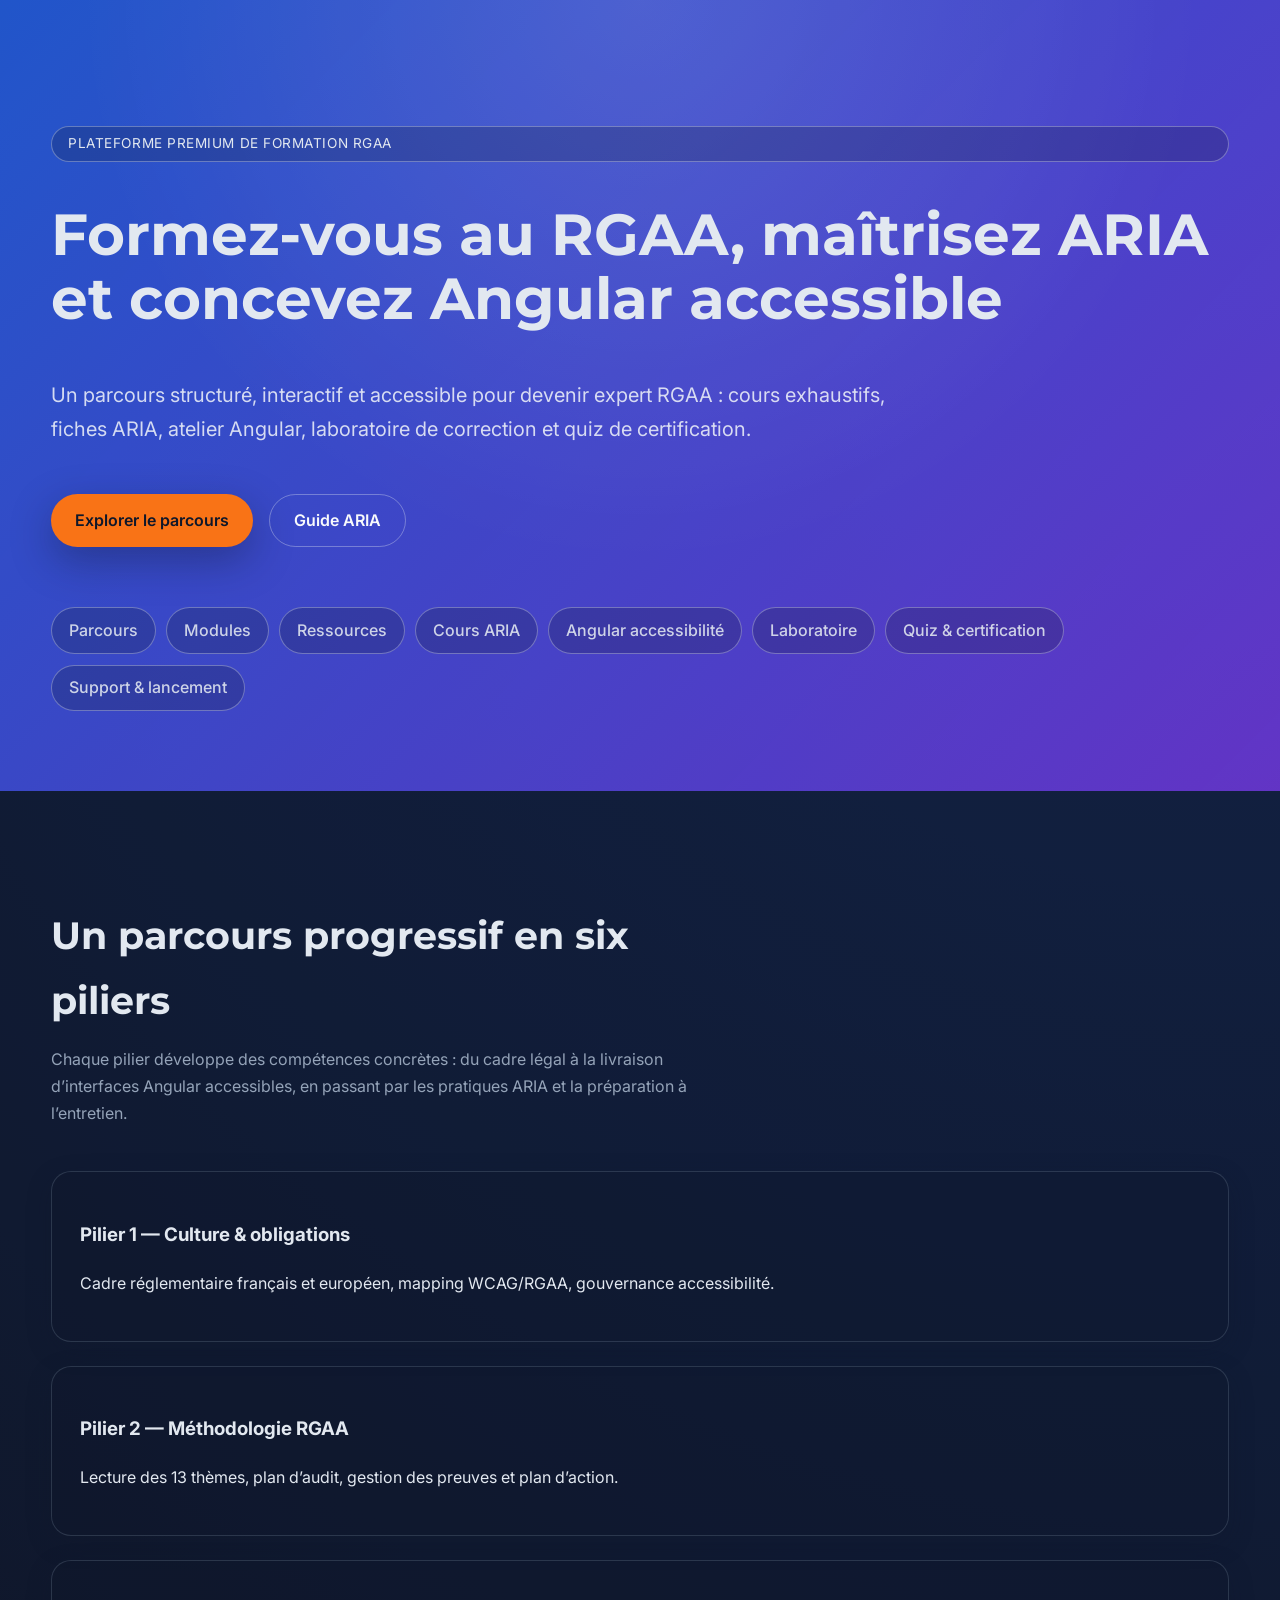
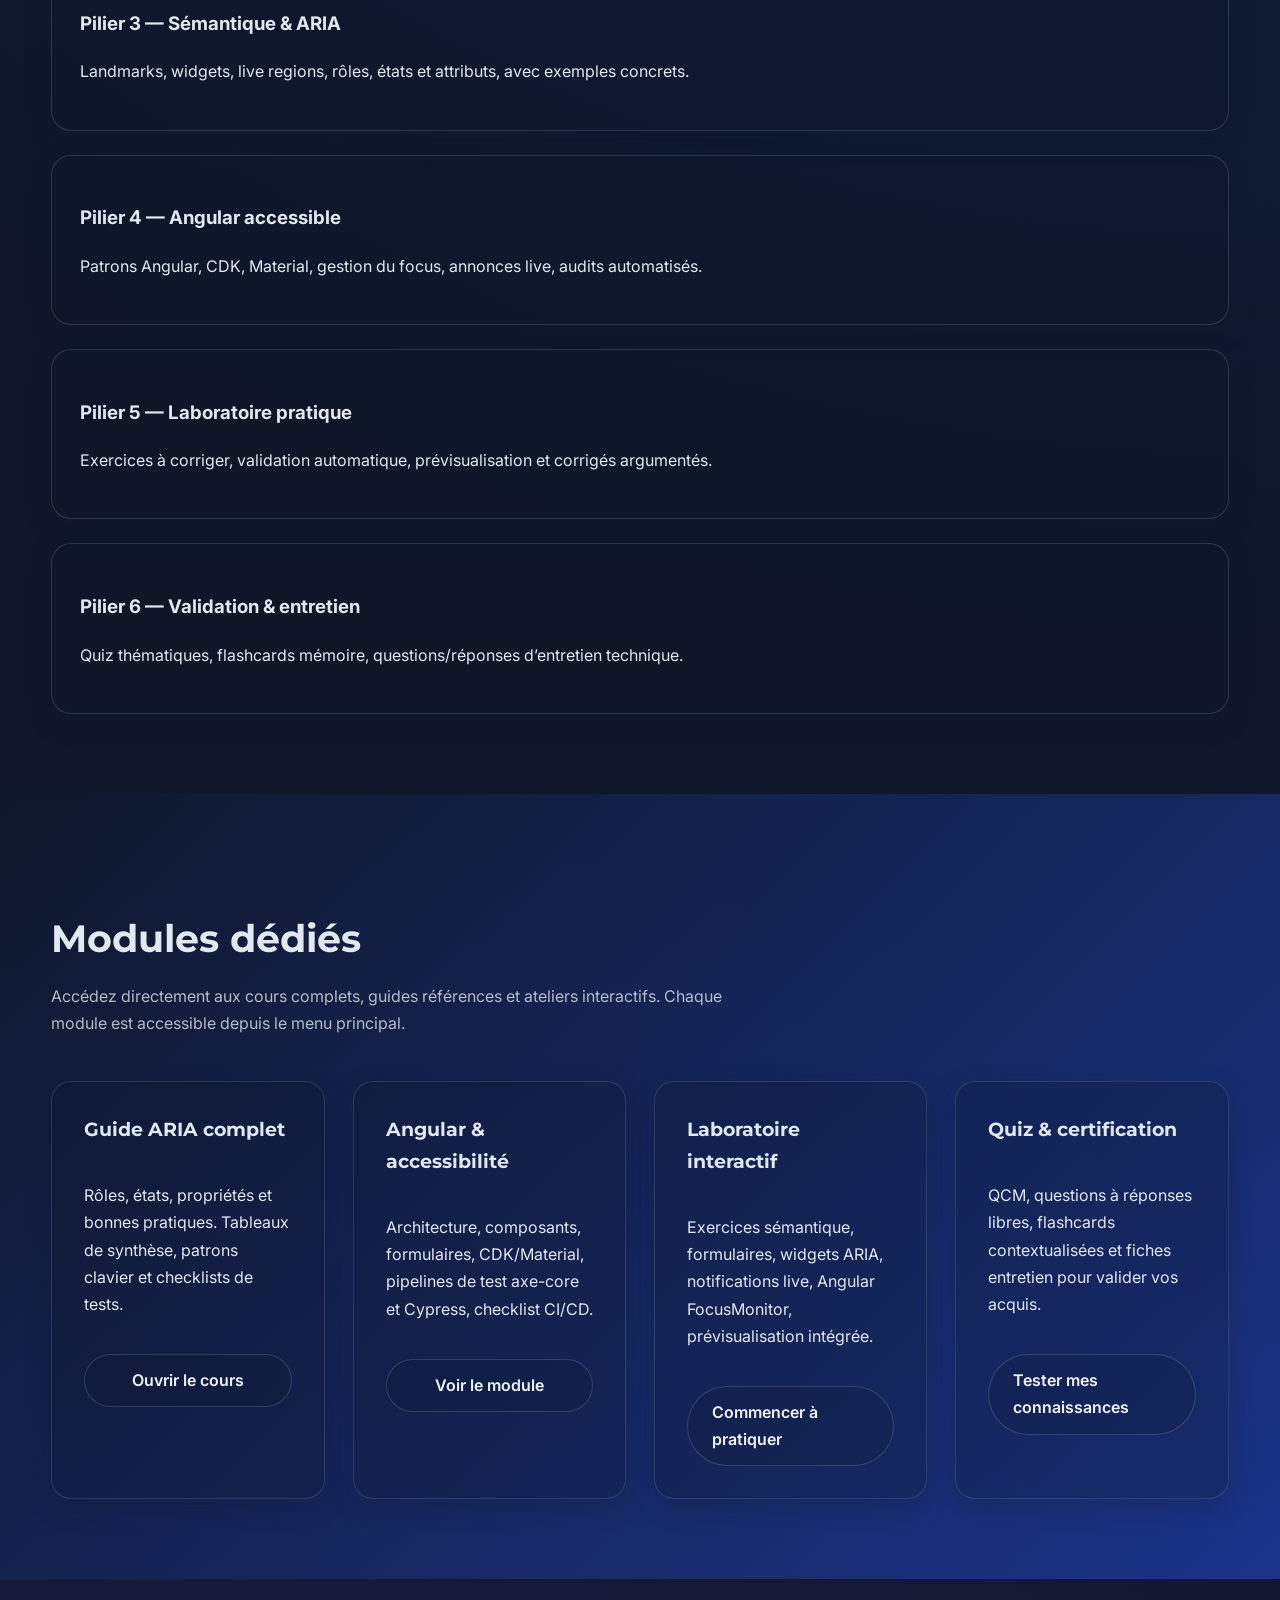
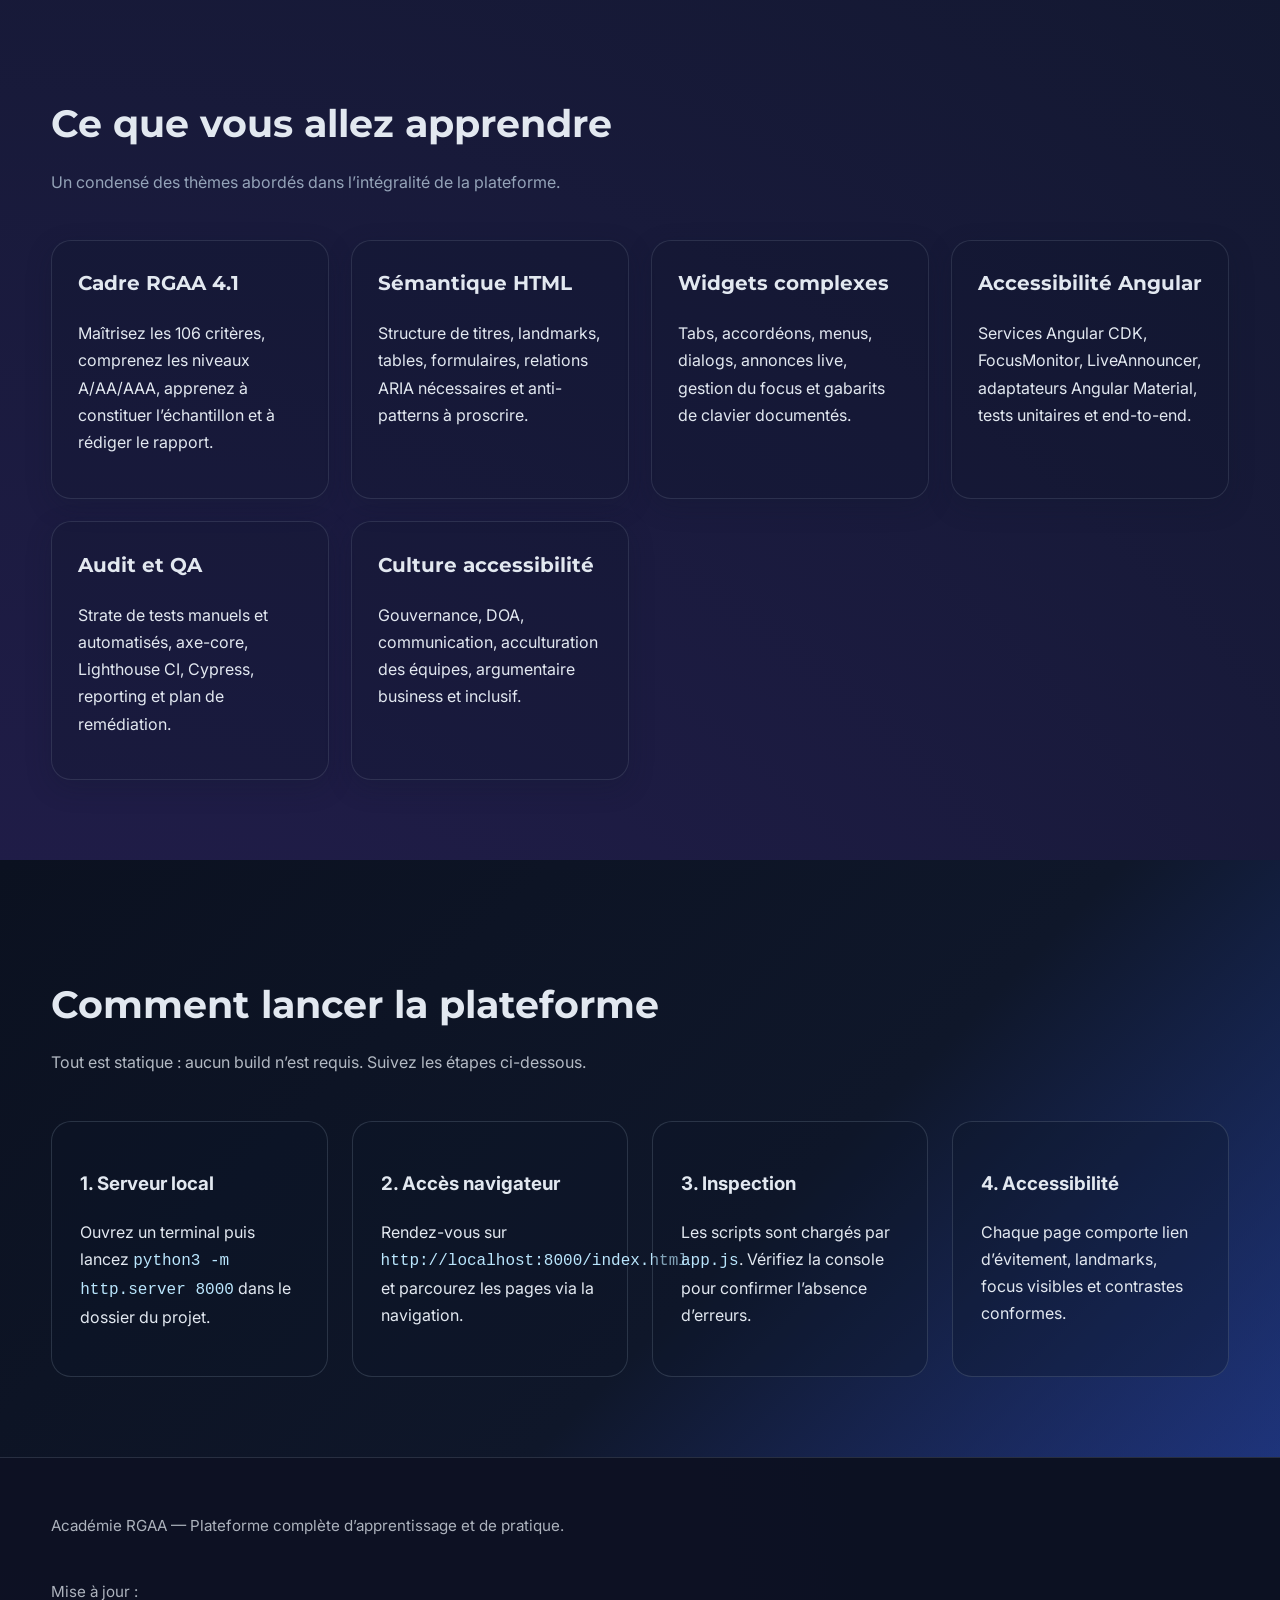
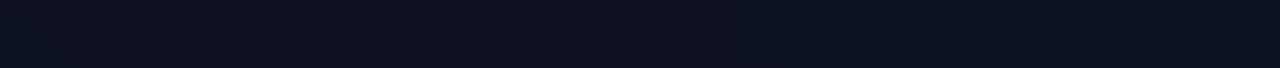
<file: index.html>
<!DOCTYPE html>
<html lang="fr">
  <head>
    <meta charset="UTF-8" />
    <meta name="viewport" content="width=device-width, initial-scale=1.0" />
    <title>Acad&eacute;mie RGAA &mdash; Parcours complet</title>
    <link rel="stylesheet" href="styles.css" />
  </head>
  <body>
    <a class="skip-link" href="#contenu">Aller au contenu principal</a>
    <header class="hero" role="banner">
      <div class="hero__overlay" aria-hidden="true"></div>
      <div class="container hero__layout">
        <p class="hero__badge">Plateforme premium de formation RGAA</p>
        <h1 class="hero__title">Formez-vous au RGAA, ma&icirc;trisez ARIA et concevez Angular accessible</h1>
        <p class="hero__lead">
          Un parcours structur&eacute;, interactif et accessible pour devenir expert RGAA&nbsp;: cours exhaustifs, fiches ARIA, atelier Angular, laboratoire de correction et quiz de certification.
        </p>
        <div class="hero__actions">
          <a class="btn btn--primary" href="#parcours">Explorer le parcours</a>
          <a class="btn btn--ghost" href="cours-aria.html">Guide ARIA</a>
        </div>
        <nav class="hero__nav" aria-label="Navigation principale">
          <ul>
            <li><a href="#parcours">Parcours</a></li>
            <li><a href="#modules">Modules</a></li>
            <li><a href="#ressources">Ressources</a></li>
            <li><a href="cours-aria.html">Cours ARIA</a></li>
            <li><a href="cours-angular.html">Angular accessibilit&eacute;</a></li>
            <li><a href="laboratoire.html">Laboratoire</a></li>
            <li><a href="quiz.html">Quiz &amp; certification</a></li>
            <li><a href="#support">Support &amp; lancement</a></li>
          </ul>
        </nav>
      </div>
    </header>

    <main id="contenu">
      <section id="parcours" class="section section--light">
        <div class="container">
          <header class="section__header">
            <h2>Un parcours progressif en six piliers</h2>
            <p>
              Chaque pilier d&eacute;veloppe des comp&eacute;tences concr&egrave;tes&nbsp;: du cadre l&eacute;gal &agrave; la livraison d&rsquo;interfaces Angular accessibles, en passant par les pratiques ARIA et la pr&eacute;paration &agrave; l&rsquo;entretien.
            </p>
          </header>
          <ol class="pillars" role="list">
            <li class="pillars__item">
              <h3>Pilier&nbsp;1 &mdash; Culture &amp; obligations</h3>
              <p>Cadre r&eacute;glementaire fran&ccedil;ais et europ&eacute;en, mapping WCAG/RGAA, gouvernance accessibilit&eacute;.</p>
            </li>
            <li class="pillars__item">
              <h3>Pilier&nbsp;2 &mdash; M&eacute;thodologie RGAA</h3>
              <p>Lecture des 13 th&egrave;mes, plan d&rsquo;audit, gestion des preuves et plan d&rsquo;action.</p>
            </li>
            <li class="pillars__item">
              <h3>Pilier&nbsp;3 &mdash; S&eacute;mantique &amp; ARIA</h3>
              <p>Landmarks, widgets, live regions, r&ocirc;les, &eacute;tats et attributs, avec exemples concrets.</p>
            </li>
            <li class="pillars__item">
              <h3>Pilier&nbsp;4 &mdash; Angular accessible</h3>
              <p>Patrons Angular, CDK, Material, gestion du focus, annonces live, audits automatis&eacute;s.</p>
            </li>
            <li class="pillars__item">
              <h3>Pilier&nbsp;5 &mdash; Laboratoire pratique</h3>
              <p>Exercices &agrave; corriger, validation automatique, pr&eacute;visualisation et corrig&eacute;s argument&eacute;s.</p>
            </li>
            <li class="pillars__item">
              <h3>Pilier&nbsp;6 &mdash; Validation &amp; entretien</h3>
              <p>Quiz th&eacute;matiques, flashcards m&eacute;moire, questions/r&eacute;ponses d&rsquo;entretien technique.</p>
            </li>
          </ol>
        </div>
      </section>

      <section id="modules" class="section section--accent">
        <div class="container">
          <header class="section__header section__header--on-dark">
            <h2>Modules d&eacute;di&eacute;s</h2>
            <p>
              Acc&eacute;dez directement aux cours complets, guides r&eacute;f&eacute;rences et ateliers interactifs. Chaque module est accessible depuis le menu principal.
            </p>
          </header>
          <div class="cards" role="list">
            <article class="card" role="listitem">
              <h3>Guide ARIA complet</h3>
              <p>R&ocirc;les, &eacute;tats, propri&eacute;t&eacute;s et bonnes pratiques. Tableaux de synth&egrave;se, patrons clavier et checklists de tests.</p>
              <a class="btn btn--surface" href="cours-aria.html">Ouvrir le cours</a>
            </article>
            <article class="card" role="listitem">
              <h3>Angular &amp; accessibilit&eacute;</h3>
              <p>Architecture, composants, formulaires, CDK/Material, pipelines de test axe-core et Cypress, checklist CI/CD.</p>
              <a class="btn btn--surface" href="cours-angular.html">Voir le module</a>
            </article>
            <article class="card" role="listitem">
              <h3>Laboratoire interactif</h3>
              <p>Exercices s&eacute;mantique, formulaires, widgets ARIA, notifications live, Angular FocusMonitor, pr&eacute;visualisation int&eacute;gr&eacute;e.</p>
              <a class="btn btn--surface" href="laboratoire.html">Commencer &agrave; pratiquer</a>
            </article>
            <article class="card" role="listitem">
              <h3>Quiz &amp; certification</h3>
              <p>QCM, questions &agrave; r&eacute;ponses libres, flashcards contextualis&eacute;es et fiches entretien pour valider vos acquis.</p>
              <a class="btn btn--surface" href="quiz.html">Tester mes connaissances</a>
            </article>
          </div>
        </div>
      </section>

      <section id="ressources" class="section">
        <div class="container">
          <header class="section__header">
            <h2>Ce que vous allez apprendre</h2>
            <p>Un condens&eacute; des th&egrave;mes abord&eacute;s dans l&rsquo;int&eacute;gralit&eacute; de la plateforme.</p>
          </header>
          <div class="feature-grid">
            <article class="feature">
              <h3>Cadre RGAA 4.1</h3>
              <p>
                Ma&icirc;trisez les 106 crit&egrave;res, comprenez les niveaux A/AA/AAA, apprenez &agrave; constituer l&rsquo;&eacute;chantillon et &agrave; r&eacute;diger le rapport.
              </p>
            </article>
            <article class="feature">
              <h3>S&eacute;mantique HTML</h3>
              <p>
                Structure de titres, landmarks, tables, formulaires, relations ARIA n&eacute;cessaires et anti-patterns &agrave; proscrire.</p>
            </article>
            <article class="feature">
              <h3>Widgets complexes</h3>
              <p>
                Tabs, accord&eacute;ons, menus, dialogs, annonces live, gestion du focus et gabarits de clavier document&eacute;s.</p>
            </article>
            <article class="feature">
              <h3>Accessibilit&eacute; Angular</h3>
              <p>
                Services Angular CDK, FocusMonitor, LiveAnnouncer, adaptateurs Angular Material, tests unitaires et end-to-end.</p>
            </article>
            <article class="feature">
              <h3>Audit et QA</h3>
              <p>
                Strate de tests manuels et automatis&eacute;s, axe-core, Lighthouse CI, Cypress, reporting et plan de rem&eacute;diation.</p>
            </article>
            <article class="feature">
              <h3>Culture accessibilit&eacute;</h3>
              <p>
                Gouvernance, DOA, communication, acculturation des &eacute;quipes, argumentaire business et inclusif.</p>
            </article>
          </div>
        </div>
      </section>

      <section id="support" class="section section--deep">
        <div class="container">
          <header class="section__header section__header--on-dark">
            <h2>Comment lancer la plateforme</h2>
            <p>Tout est statique&nbsp;: aucun build n&rsquo;est requis. Suivez les &eacute;tapes ci-dessous.</p>
          </header>
          <div class="support-grid">
            <article class="support">
              <h3>1. Serveur local</h3>
              <p>Ouvrez un terminal puis lancez <code>python3 -m http.server 8000</code> dans le dossier du projet.</p>
            </article>
            <article class="support">
              <h3>2. Acc&egrave;s navigateur</h3>
              <p>Rendez-vous sur <code>http://localhost:8000/index.html</code> et parcourez les pages via la navigation.</p>
            </article>
            <article class="support">
              <h3>3. Inspection</h3>
              <p>Les scripts sont charg&eacute;s par <code>app.js</code>. V&eacute;rifiez la console pour confirmer l&rsquo;absence d&rsquo;erreurs.</p>
            </article>
            <article class="support">
              <h3>4. Accessibilit&eacute;</h3>
              <p>Chaque page comporte lien d&rsquo;&eacute;vitement, landmarks, focus visibles et contrastes conformes.</p>
            </article>
          </div>
        </div>
      </section>
    </main>

    <footer class="footer" role="contentinfo">
      <div class="container footer__content">
        <p>Acad&eacute;mie RGAA &mdash; Plateforme compl&egrave;te d&rsquo;apprentissage et de pratique.</p>
        <p>Mise &agrave; jour : <span id="last-update"></span></p>
      </div>
    </footer>

    <script src="app.js" defer></script>
  </body>
</html>
</file>
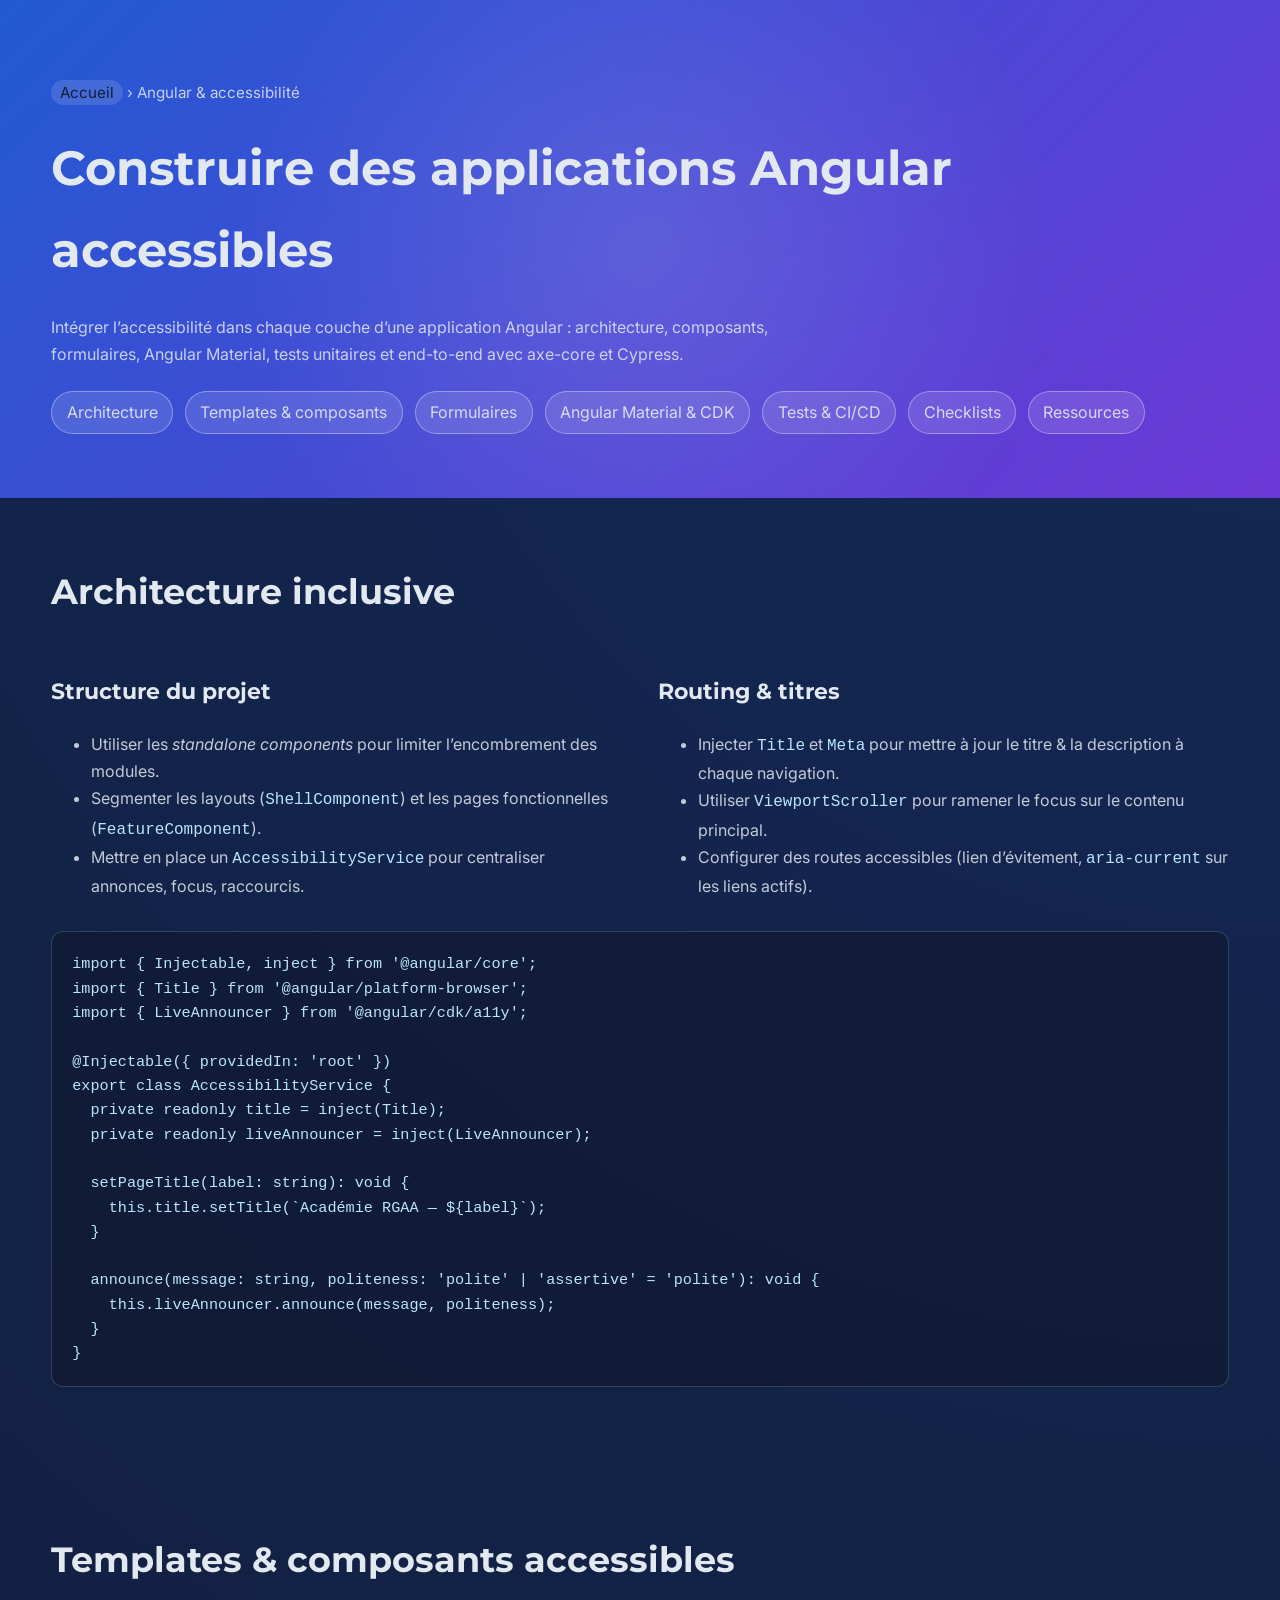
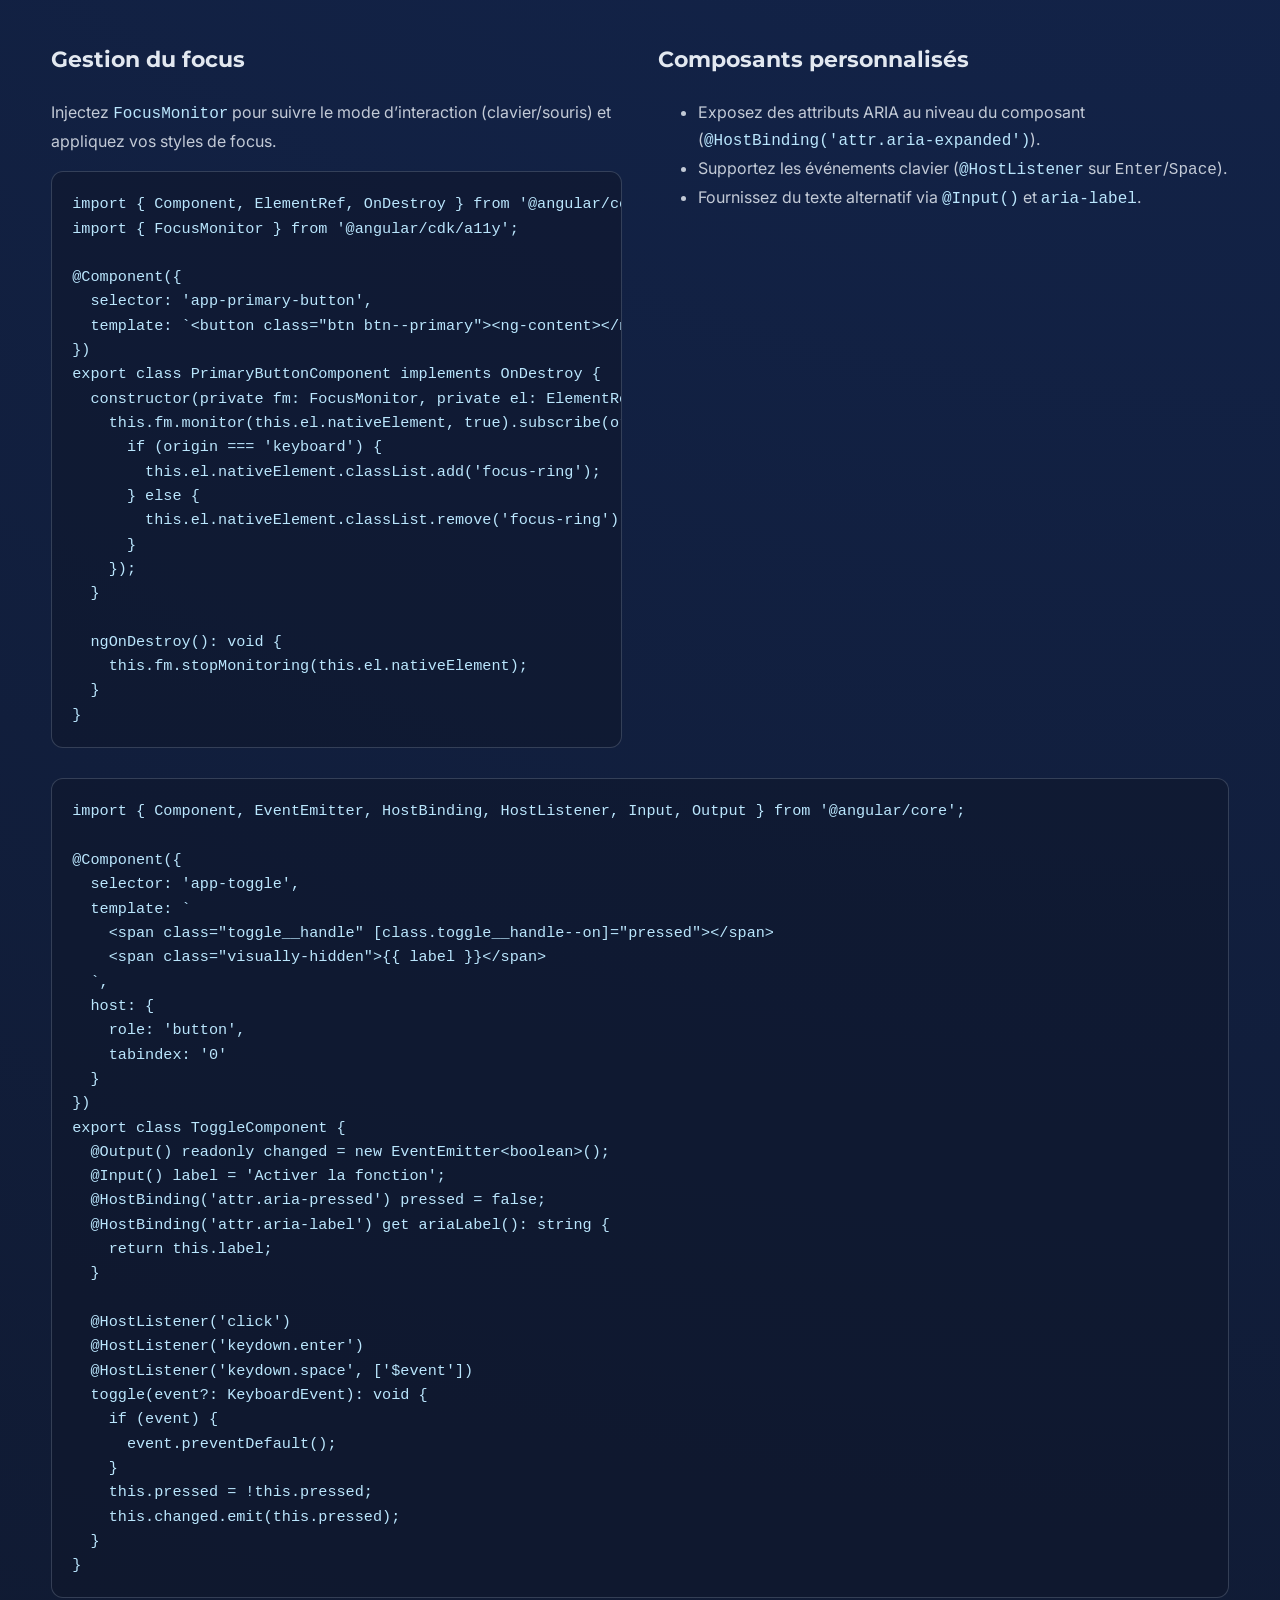
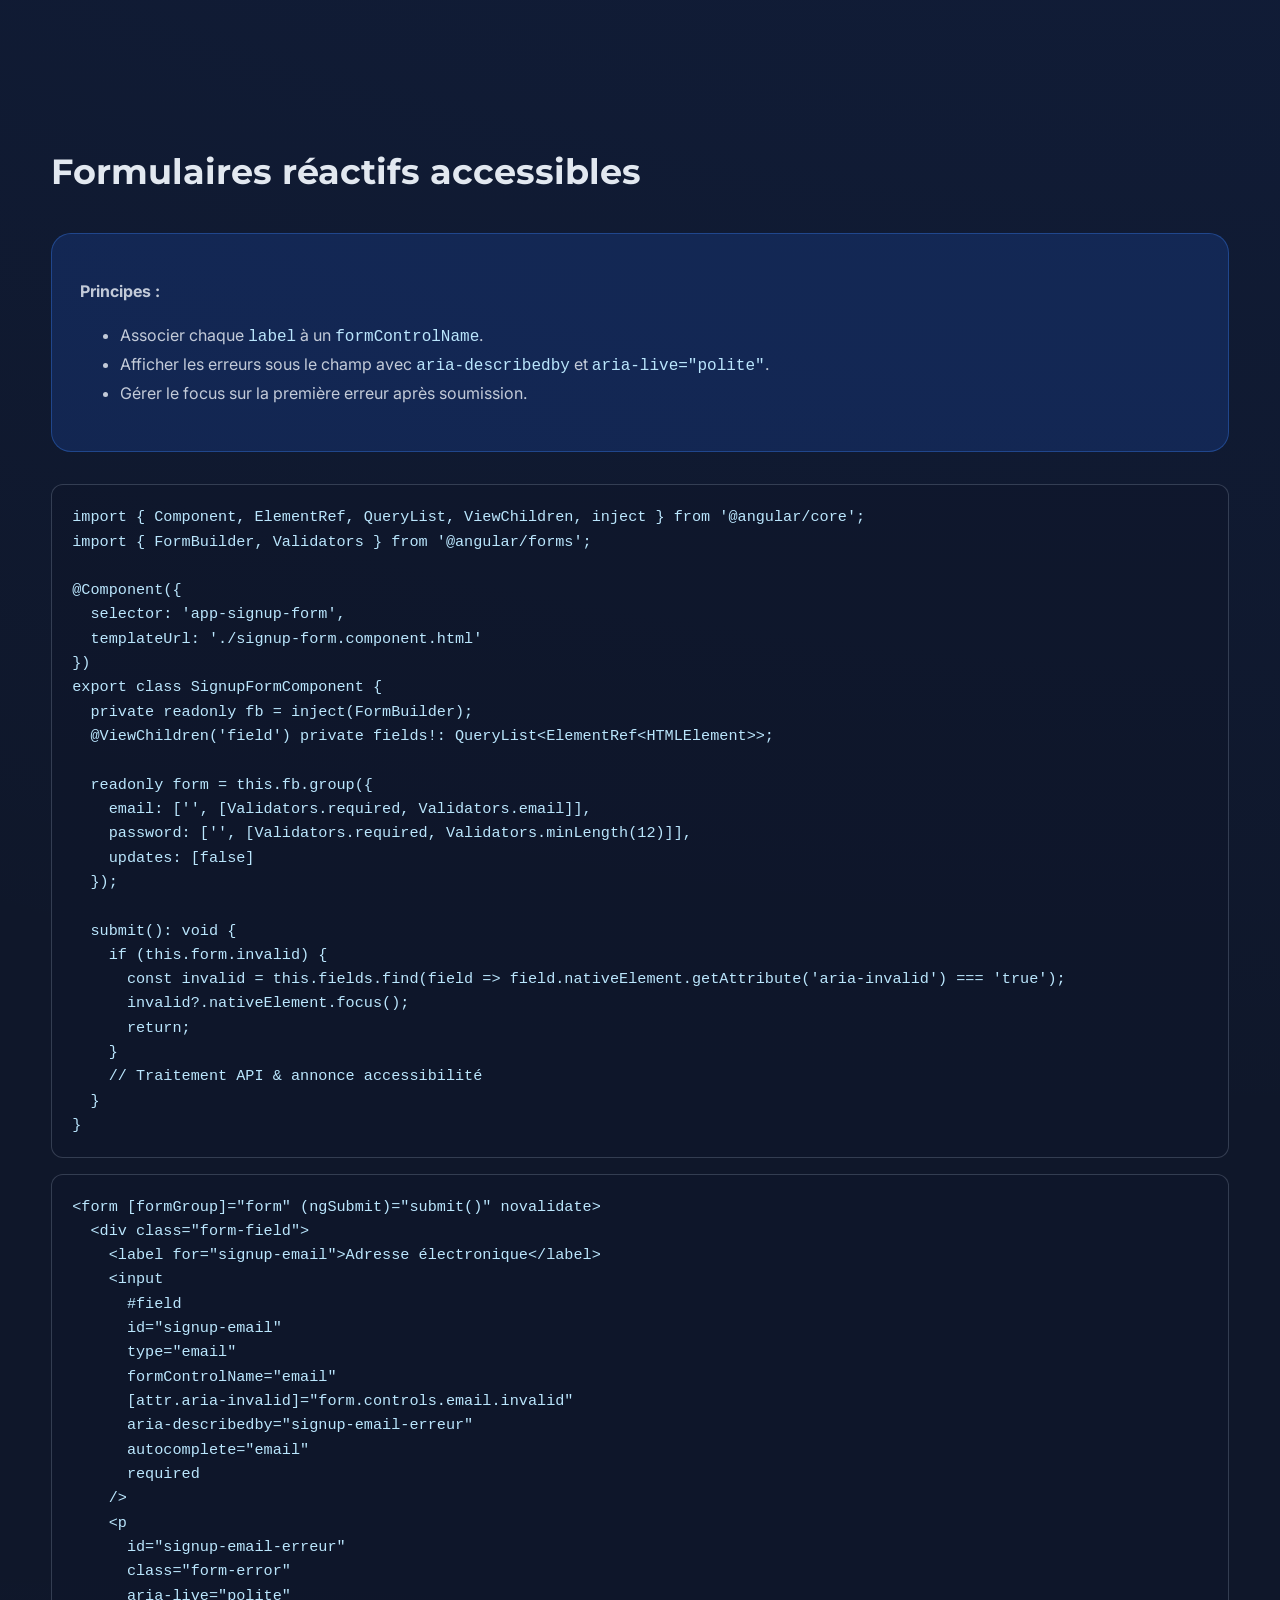
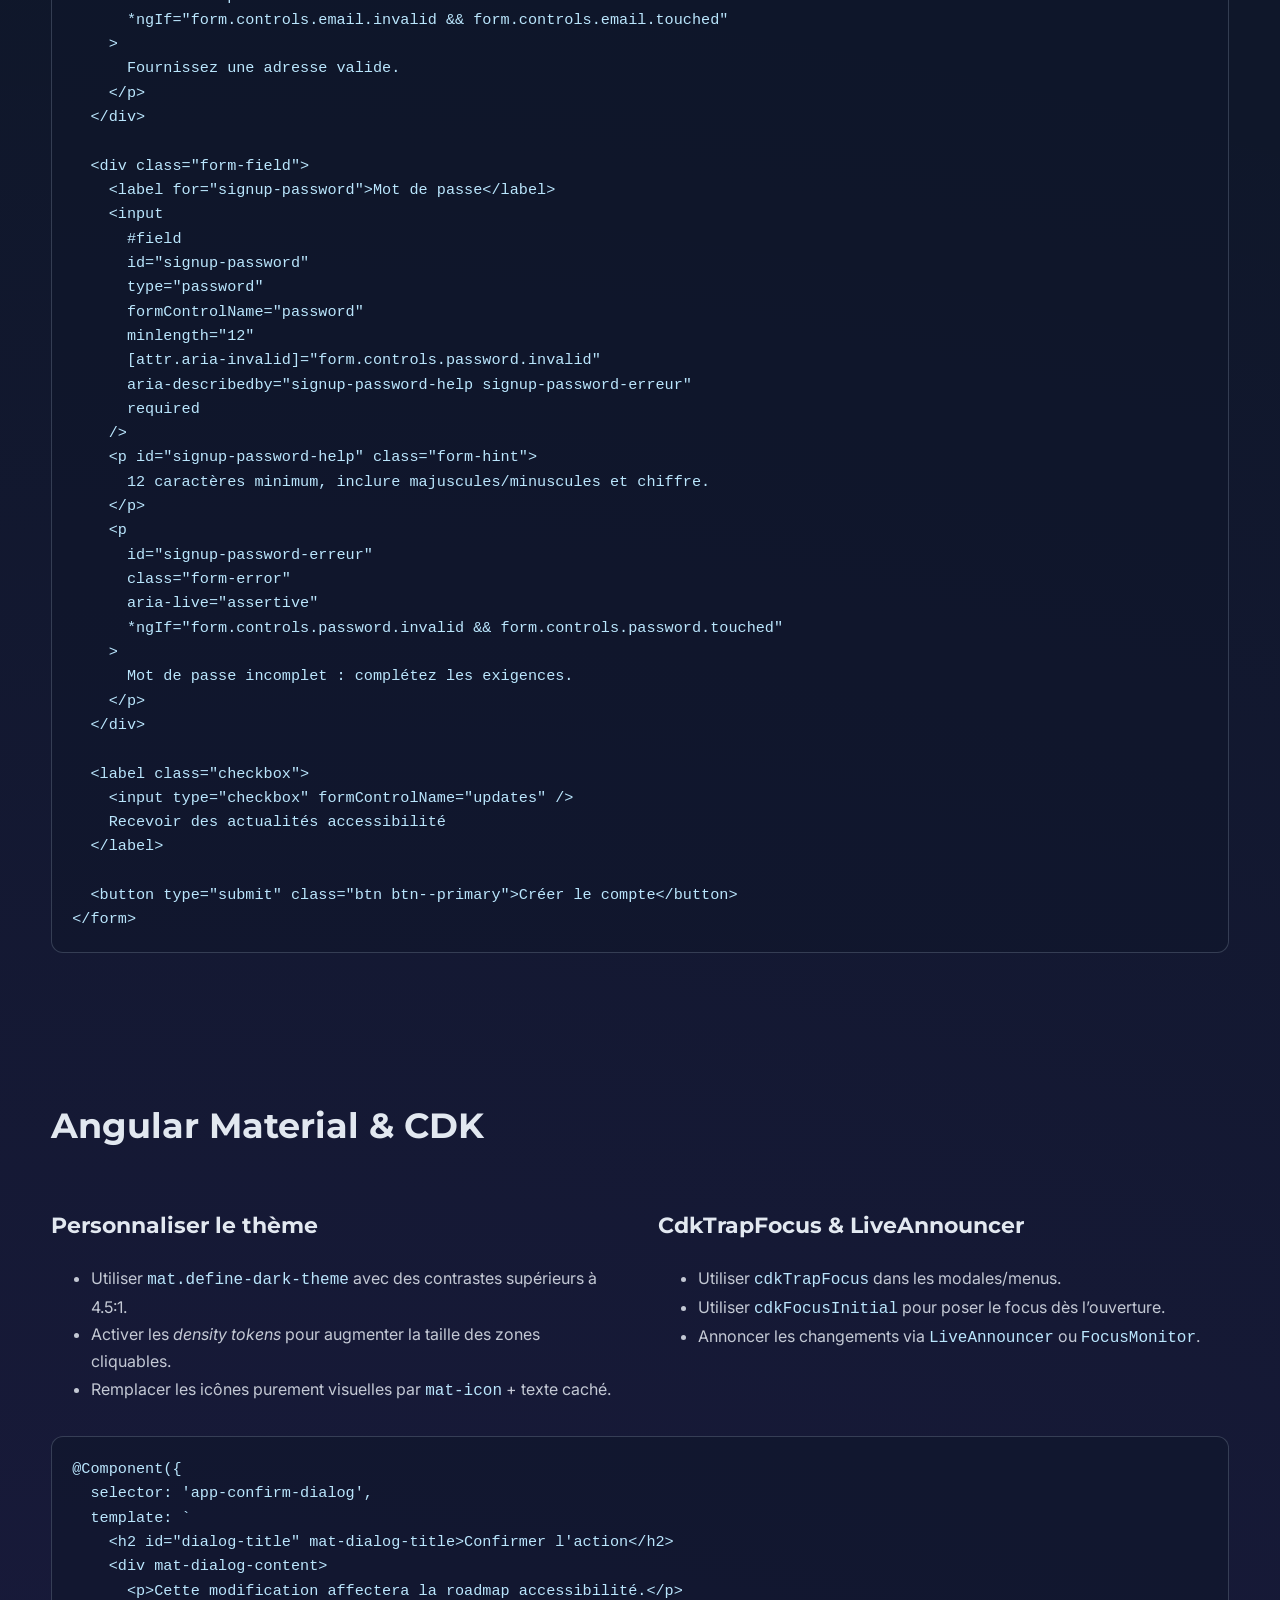
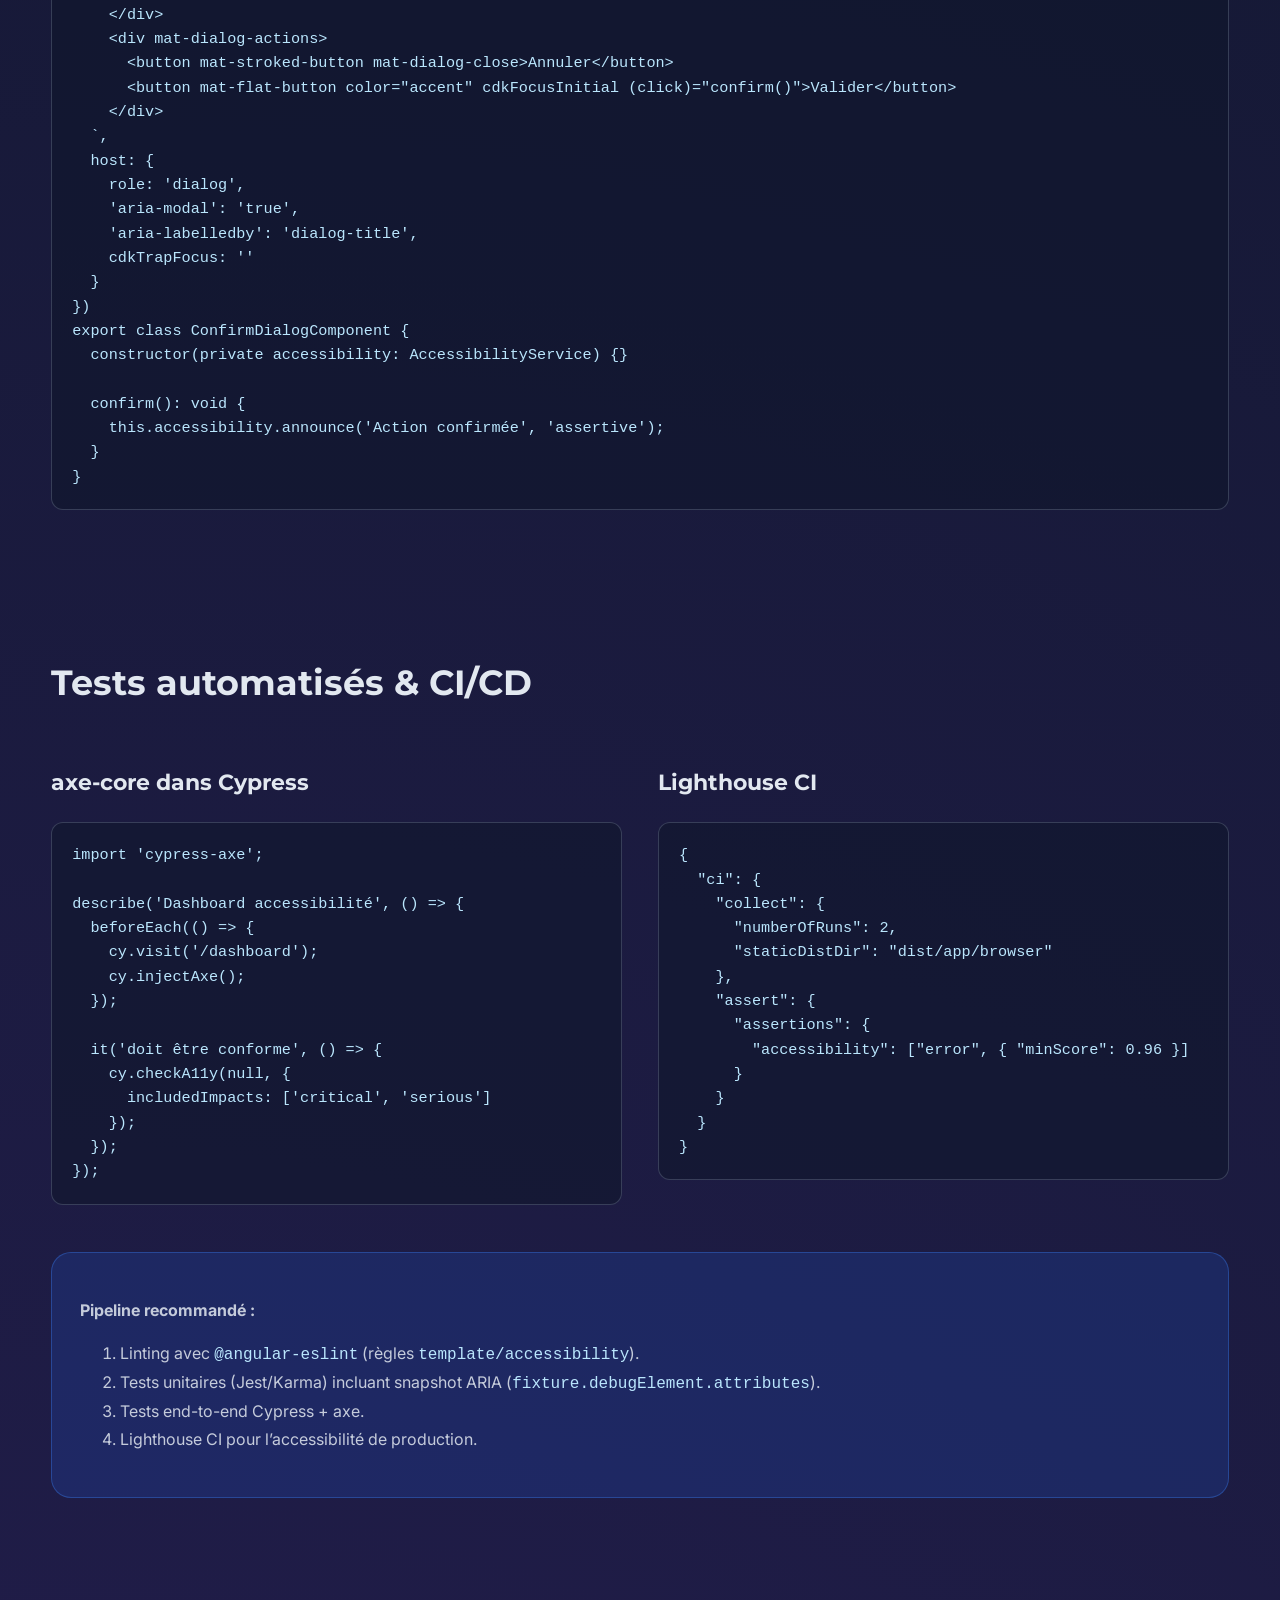
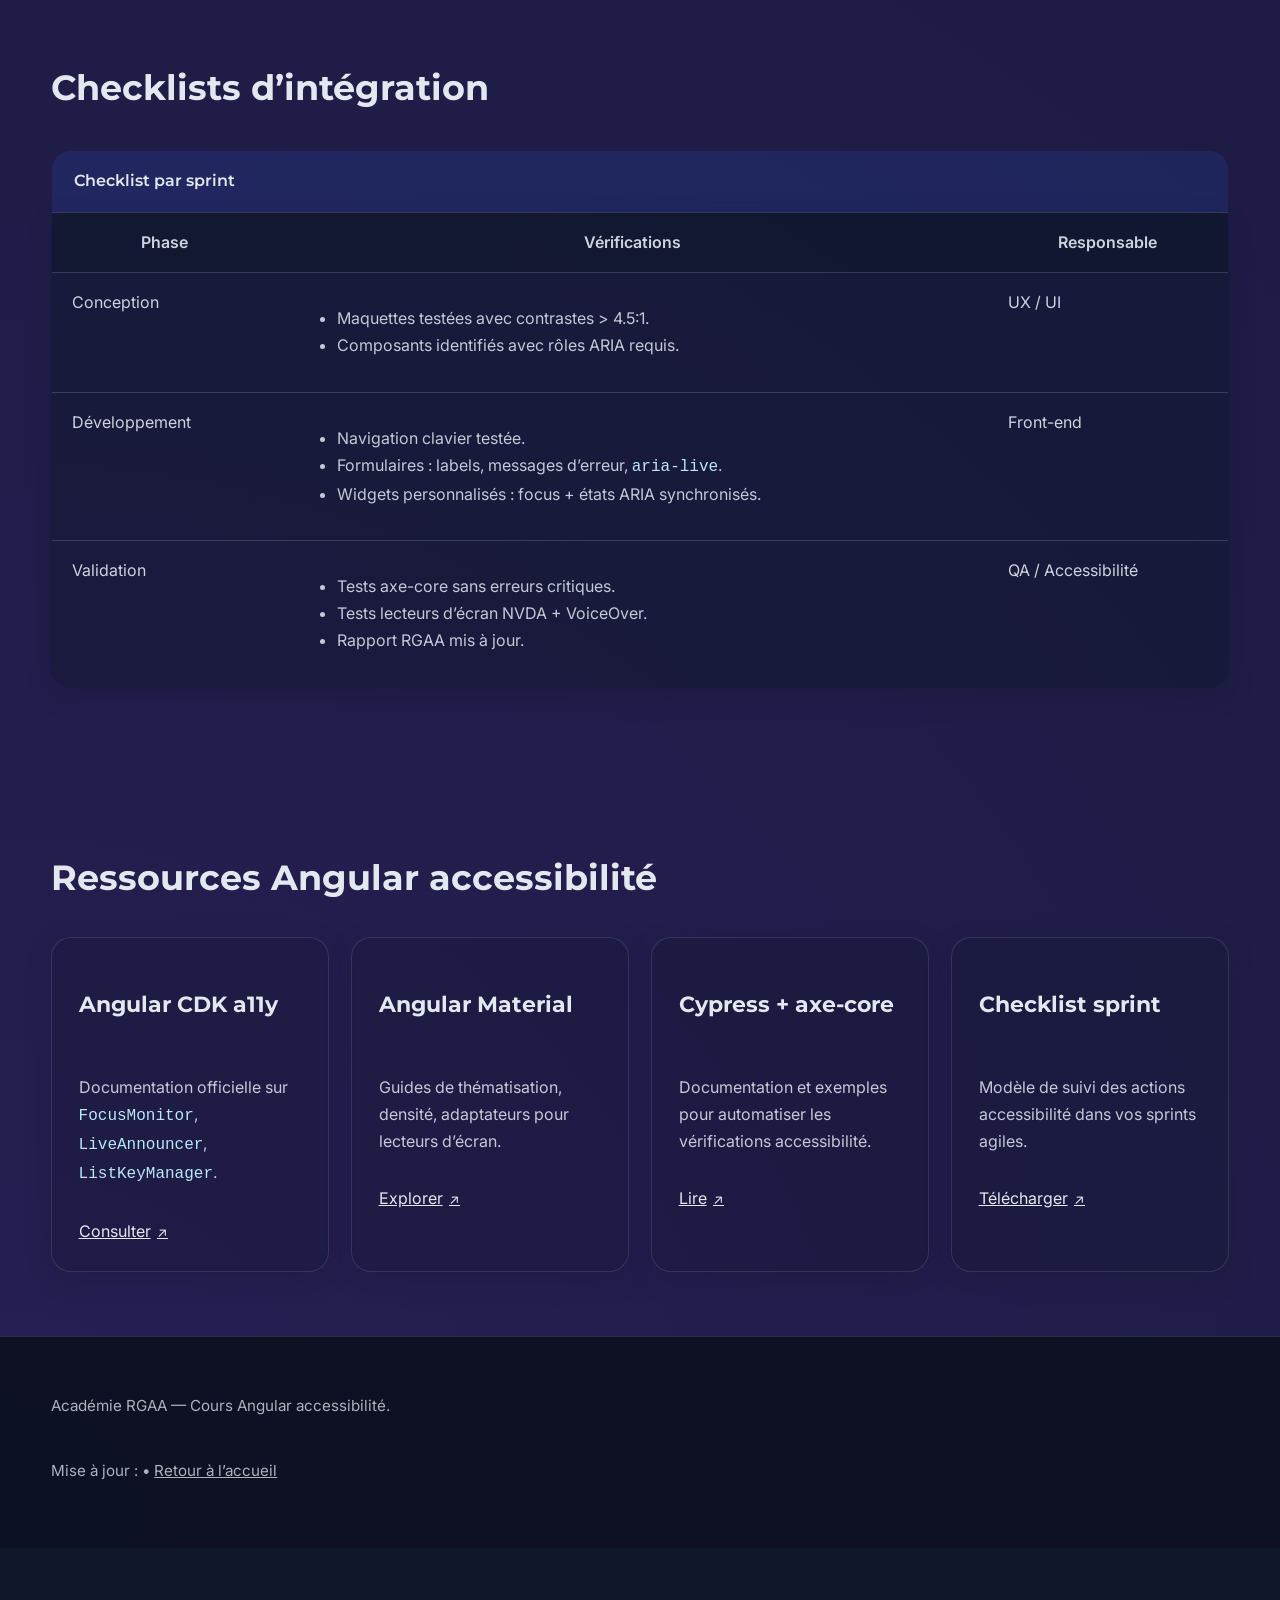
<file: cours-angular.html>
<!DOCTYPE html>
<html lang="fr">
  <head>
    <meta charset="UTF-8" />
    <meta name="viewport" content="width=device-width, initial-scale=1.0" />
    <title>Angular &amp; accessibilit&eacute; &mdash; Acad&eacute;mie RGAA</title>
    <link rel="stylesheet" href="styles.css" />
  </head>
  <body>
    <a class="skip-link" href="#contenu">Aller au contenu principal</a>
    <header class="sub-hero" role="banner">
      <div class="container sub-hero__content">
        <p class="sub-hero__breadcrumbs">
          <a href="index.html">Accueil</a> &rsaquo; Angular &amp; accessibilit&eacute;
        </p>
        <h1>Construire des applications Angular accessibles</h1>
        <p>
          Int&eacute;grer l&rsquo;accessibilit&eacute; dans chaque couche d&rsquo;une application Angular&nbsp;: architecture, composants, formulaires, Angular Material, tests unitaires et end-to-end avec axe-core et Cypress.
        </p>
        <nav class="sub-nav" aria-label="Navigation du cours">
          <ul>
            <li><a href="#architecture">Architecture</a></li>
            <li><a href="#templates">Templates &amp; composants</a></li>
            <li><a href="#forms">Formulaires</a></li>
            <li><a href="#material">Angular Material &amp; CDK</a></li>
            <li><a href="#tests">Tests &amp; CI/CD</a></li>
            <li><a href="#checklists">Checklists</a></li>
            <li><a href="#ressources">Ressources</a></li>
          </ul>
        </nav>
      </div>
    </header>

    <main id="contenu">
      <section id="architecture" class="content-section">
        <div class="container">
          <h2>Architecture inclusive</h2>
          <div class="two-column">
            <article>
              <h3>Structure du projet</h3>
              <ul>
                <li>Utiliser les <em>standalone components</em> pour limiter l&rsquo;encombrement des modules.</li>
                <li>Segmenter les layouts (<code>ShellComponent</code>) et les pages fonctionnelles (<code>FeatureComponent</code>).</li>
                <li>Mettre en place un <code>AccessibilityService</code> pour centraliser annonces, focus, raccourcis.</li>
              </ul>
            </article>
            <article>
              <h3>Routing &amp; titres</h3>
              <ul>
                <li>Injecter <code>Title</code> et <code>Meta</code> pour mettre &agrave; jour le titre &amp; la description &agrave; chaque navigation.</li>
                <li>Utiliser <code>ViewportScroller</code> pour ramener le focus sur le contenu principal.</li>
                <li>Configurer des routes accessibles (lien d&rsquo;&eacute;vitement, <code>aria-current</code> sur les liens actifs).</li>
              </ul>
            </article>
          </div>
          <pre><code>import { Injectable, inject } from '@angular/core';
import { Title } from '@angular/platform-browser';
import { LiveAnnouncer } from '@angular/cdk/a11y';

@Injectable({ providedIn: 'root' })
export class AccessibilityService {
  private readonly title = inject(Title);
  private readonly liveAnnouncer = inject(LiveAnnouncer);

  setPageTitle(label: string): void {
    this.title.setTitle(`Acad&eacute;mie RGAA &mdash; ${label}`);
  }

  announce(message: string, politeness: 'polite' | 'assertive' = 'polite'): void {
    this.liveAnnouncer.announce(message, politeness);
  }
}</code></pre>
        </div>
      </section>

      <section id="templates" class="content-section">
        <div class="container">
          <h2>Templates &amp; composants accessibles</h2>
          <div class="two-column">
            <article>
              <h3>Gestion du focus</h3>
              <p>Injectez <code>FocusMonitor</code> pour suivre le mode d&rsquo;interaction (clavier/souris) et appliquez vos styles de focus.</p>
              <pre><code>import { Component, ElementRef, OnDestroy } from '@angular/core';
import { FocusMonitor } from '@angular/cdk/a11y';

@Component({
  selector: 'app-primary-button',
  template: `&lt;button class="btn btn--primary"&gt;&lt;ng-content&gt;&lt;/ng-content&gt;&lt;/button&gt;`
})
export class PrimaryButtonComponent implements OnDestroy {
  constructor(private fm: FocusMonitor, private el: ElementRef&lt;HTMLElement&gt;) {
    this.fm.monitor(this.el.nativeElement, true).subscribe(origin =&gt; {
      if (origin === 'keyboard') {
        this.el.nativeElement.classList.add('focus-ring');
      } else {
        this.el.nativeElement.classList.remove('focus-ring');
      }
    });
  }

  ngOnDestroy(): void {
    this.fm.stopMonitoring(this.el.nativeElement);
  }
}</code></pre>
            </article>
            <article>
              <h3>Composants personnalis&eacute;s</h3>
              <ul>
                <li>Exposez des attributs ARIA au niveau du composant (<code>@HostBinding('attr.aria-expanded')</code>).</li>
                <li>Supportez les &eacute;v&eacute;nements clavier (<code>@HostListener</code> sur <kbd>Enter</kbd>/<kbd>Space</kbd>).</li>
                <li>Fournissez du texte alternatif via <code>@Input()</code> et <code>aria-label</code>.</li>
              </ul>
            </article>
          </div>
          <pre><code>import { Component, EventEmitter, HostBinding, HostListener, Input, Output } from '@angular/core';

@Component({
  selector: 'app-toggle',
  template: `
    &lt;span class="toggle__handle" [class.toggle__handle--on]="pressed"&gt;&lt;/span&gt;
    &lt;span class="visually-hidden"&gt;{{ label }}&lt;/span&gt;
  `,
  host: {
    role: 'button',
    tabindex: '0'
  }
})
export class ToggleComponent {
  @Output() readonly changed = new EventEmitter&lt;boolean&gt;();
  @Input() label = 'Activer la fonction';
  @HostBinding('attr.aria-pressed') pressed = false;
  @HostBinding('attr.aria-label') get ariaLabel(): string {
    return this.label;
  }

  @HostListener('click')
  @HostListener('keydown.enter')
  @HostListener('keydown.space', ['$event'])
  toggle(event?: KeyboardEvent): void {
    if (event) {
      event.preventDefault();
    }
    this.pressed = !this.pressed;
    this.changed.emit(this.pressed);
  }
}</code></pre>
        </div>
      </section>

      <section id="forms" class="content-section">
        <div class="container">
          <h2>Formulaires r&eacute;actifs accessibles</h2>
          <div class="guide-callout">
            <p><strong>Principes :</strong></p>
            <ul>
              <li>Associer chaque <code>label</code> &agrave; un <code>formControlName</code>.</li>
              <li>Afficher les erreurs sous le champ avec <code>aria-describedby</code> et <code>aria-live="polite"</code>.</li>
              <li>G&eacute;rer le focus sur la premi&egrave;re erreur apr&egrave;s soumission.</li>
            </ul>
          </div>
          <pre><code>import { Component, ElementRef, QueryList, ViewChildren, inject } from '@angular/core';
import { FormBuilder, Validators } from '@angular/forms';

@Component({
  selector: 'app-signup-form',
  templateUrl: './signup-form.component.html'
})
export class SignupFormComponent {
  private readonly fb = inject(FormBuilder);
  @ViewChildren('field') private fields!: QueryList&lt;ElementRef&lt;HTMLElement&gt;&gt;;

  readonly form = this.fb.group({
    email: ['', [Validators.required, Validators.email]],
    password: ['', [Validators.required, Validators.minLength(12)]],
    updates: [false]
  });

  submit(): void {
    if (this.form.invalid) {
      const invalid = this.fields.find(field =&gt; field.nativeElement.getAttribute('aria-invalid') === 'true');
      invalid?.nativeElement.focus();
      return;
    }
    // Traitement API &amp; annonce accessibilit&eacute;
  }
}</code></pre>
          <pre><code>&lt;form [formGroup]="form" (ngSubmit)="submit()" novalidate&gt;
  &lt;div class="form-field"&gt;
    &lt;label for="signup-email"&gt;Adresse &eacute;lectronique&lt;/label&gt;
    &lt;input
      #field
      id="signup-email"
      type="email"
      formControlName="email"
      [attr.aria-invalid]="form.controls.email.invalid"
      aria-describedby="signup-email-erreur"
      autocomplete="email"
      required
    /&gt;
    &lt;p
      id="signup-email-erreur"
      class="form-error"
      aria-live="polite"
      *ngIf="form.controls.email.invalid && form.controls.email.touched"
    &gt;
      Fournissez une adresse valide.
    &lt;/p&gt;
  &lt;/div&gt;

  &lt;div class="form-field"&gt;
    &lt;label for="signup-password"&gt;Mot de passe&lt;/label&gt;
    &lt;input
      #field
      id="signup-password"
      type="password"
      formControlName="password"
      minlength="12"
      [attr.aria-invalid]="form.controls.password.invalid"
      aria-describedby="signup-password-help signup-password-erreur"
      required
    /&gt;
    &lt;p id="signup-password-help" class="form-hint"&gt;
      12 caract&egrave;res minimum, inclure majuscules/minuscules et chiffre.
    &lt;/p&gt;
    &lt;p
      id="signup-password-erreur"
      class="form-error"
      aria-live="assertive"
      *ngIf="form.controls.password.invalid && form.controls.password.touched"
    &gt;
      Mot de passe incomplet : compl&eacute;tez les exigences.
    &lt;/p&gt;
  &lt;/div&gt;

  &lt;label class="checkbox"&gt;
    &lt;input type="checkbox" formControlName="updates" /&gt;
    Recevoir des actualit&eacute;s accessibilit&eacute;
  &lt;/label&gt;

  &lt;button type="submit" class="btn btn--primary"&gt;Cr&eacute;er le compte&lt;/button&gt;
&lt;/form&gt;</code></pre>
        </div>
      </section>

      <section id="material" class="content-section">
        <div class="container">
          <h2>Angular Material &amp; CDK</h2>
          <div class="two-column">
            <article>
              <h3>Personnaliser le th&egrave;me</h3>
              <ul>
                <li>Utiliser <code>mat.define-dark-theme</code> avec des contrastes sup&eacute;rieurs &agrave; 4.5:1.</li>
                <li>Activer les <em>density tokens</em> pour augmenter la taille des zones cliquables.</li>
                <li>Remplacer les ic&ocirc;nes purement visuelles par <code>mat-icon</code> + texte cach&eacute;.</li>
              </ul>
            </article>
            <article>
              <h3>CdkTrapFocus &amp; LiveAnnouncer</h3>
              <ul>
                <li>Utiliser <code>cdkTrapFocus</code> dans les modales/menus.</li>
                <li>Utiliser <code>cdkFocusInitial</code> pour poser le focus d&egrave;s l&rsquo;ouverture.</li>
                <li>Annoncer les changements via <code>LiveAnnouncer</code> ou <code>FocusMonitor</code>.</li>
              </ul>
            </article>
          </div>
          <pre><code>@Component({
  selector: 'app-confirm-dialog',
  template: `
    &lt;h2 id="dialog-title" mat-dialog-title&gt;Confirmer l&apos;action&lt;/h2&gt;
    &lt;div mat-dialog-content&gt;
      &lt;p&gt;Cette modification affectera la roadmap accessibilit&eacute;.&lt;/p&gt;
    &lt;/div&gt;
    &lt;div mat-dialog-actions&gt;
      &lt;button mat-stroked-button mat-dialog-close&gt;Annuler&lt;/button&gt;
      &lt;button mat-flat-button color="accent" cdkFocusInitial (click)="confirm()"&gt;Valider&lt;/button&gt;
    &lt;/div&gt;
  `,
  host: {
    role: 'dialog',
    'aria-modal': 'true',
    'aria-labelledby': 'dialog-title',
    cdkTrapFocus: ''
  }
})
export class ConfirmDialogComponent {
  constructor(private accessibility: AccessibilityService) {}

  confirm(): void {
    this.accessibility.announce('Action confirm&eacute;e', 'assertive');
  }
}</code></pre>
        </div>
      </section>

      <section id="tests" class="content-section">
        <div class="container">
          <h2>Tests automatis&eacute;s &amp; CI/CD</h2>
          <div class="two-column">
            <article>
              <h3>axe-core dans Cypress</h3>
              <pre><code>import 'cypress-axe';

describe('Dashboard accessibilit&eacute;', () =&gt; {
  beforeEach(() =&gt; {
    cy.visit('/dashboard');
    cy.injectAxe();
  });

  it('doit &ecirc;tre conforme', () =&gt; {
    cy.checkA11y(null, {
      includedImpacts: ['critical', 'serious']
    });
  });
});</code></pre>
            </article>
            <article>
              <h3>Lighthouse CI</h3>
              <pre><code>{
  "ci": {
    "collect": {
      "numberOfRuns": 2,
      "staticDistDir": "dist/app/browser"
    },
    "assert": {
      "assertions": {
        "accessibility": ["error", { "minScore": 0.96 }]
      }
    }
  }
}</code></pre>
            </article>
          </div>
          <div class="guide-callout">
            <p><strong>Pipeline recommand&eacute; :</strong></p>
            <ol>
              <li>Linting avec <code>@angular-eslint</code> (r&egrave;gles <code>template/accessibility</code>).</li>
              <li>Tests unitaires (Jest/Karma) incluant snapshot ARIA (<code>fixture.debugElement.attributes</code>).</li>
              <li>Tests end-to-end Cypress + axe.</li>
              <li>Lighthouse CI pour l&rsquo;accessibilit&eacute; de production.</li>
            </ol>
          </div>
        </div>
      </section>

      <section id="checklists" class="content-section">
        <div class="container">
          <h2>Checklists d&rsquo;int&eacute;gration</h2>
          <table>
            <caption>Checklist par sprint</caption>
            <thead>
              <tr>
                <th scope="col">Phase</th>
                <th scope="col">V&eacute;rifications</th>
                <th scope="col">Responsable</th>
              </tr>
            </thead>
            <tbody>
              <tr>
                <td>Conception</td>
                <td>
                  <ul>
                    <li>Maquettes test&eacute;es avec contrastes &gt; 4.5:1.</li>
                    <li>Composants identifi&eacute;s avec r&ocirc;les ARIA requis.</li>
                  </ul>
                </td>
                <td>UX / UI</td>
              </tr>
              <tr>
                <td>D&eacute;veloppement</td>
                <td>
                  <ul>
                    <li>Navigation clavier test&eacute;e.</li>
                    <li>Formulaires : labels, messages d&rsquo;erreur, <code>aria-live</code>.</li>
                    <li>Widgets personnalis&eacute;s : focus + &eacute;tats ARIA synchronis&eacute;s.</li>
                  </ul>
                </td>
                <td>Front-end</td>
              </tr>
              <tr>
                <td>Validation</td>
                <td>
                  <ul>
                    <li>Tests axe-core sans erreurs critiques.</li>
                    <li>Tests lecteurs d&rsquo;&eacute;cran NVDA + VoiceOver.</li>
                    <li>Rapport RGAA mis &agrave; jour.</li>
                  </ul>
                </td>
                <td>QA / Accessibilit&eacute;</td>
              </tr>
            </tbody>
          </table>
        </div>
      </section>

      <section id="ressources" class="content-section">
        <div class="container">
          <h2>Ressources Angular accessibilit&eacute;</h2>
          <div class="resource-grid">
            <article class="resource-card">
              <h3>Angular CDK a11y</h3>
              <p>Documentation officielle sur <code>FocusMonitor</code>, <code>LiveAnnouncer</code>, <code>ListKeyManager</code>.</p>
              <a href="https://material.angular.io/cdk/a11y/overview" rel="noreferrer" target="_blank">Consulter</a>
            </article>
            <article class="resource-card">
              <h3>Angular Material</h3>
              <p>Guides de th&eacute;matisation, densit&eacute;, adaptateurs pour lecteurs d&rsquo;&eacute;cran.</p>
              <a href="https://material.angular.io/guide/theming" rel="noreferrer" target="_blank">Explorer</a>
            </article>
            <article class="resource-card">
              <h3>Cypress + axe-core</h3>
              <p>Documentation et exemples pour automatiser les v&eacute;rifications accessibilit&eacute;.</p>
              <a href="https://github.com/component-driven/cypress-axe" rel="noreferrer" target="_blank">Lire</a>
            </article>
            <article class="resource-card">
              <h3>Checklist sprint</h3>
              <p>Mod&egrave;le de suivi des actions accessibilit&eacute; dans vos sprints agiles.</p>
              <a href="laboratoire.html">T&eacute;l&eacute;charger</a>
            </article>
          </div>
        </div>
      </section>
    </main>

    <footer class="footer" role="contentinfo">
      <div class="container footer__content">
        <p>Acad&eacute;mie RGAA &mdash; Cours Angular accessibilit&eacute;.</p>
        <p>Mise &agrave; jour : <span id="last-update"></span> &bull; <a href="index.html">Retour &agrave; l&rsquo;accueil</a></p>
      </div>
    </footer>

    <script src="app.js" defer></script>
  </body>
</html>
</file>
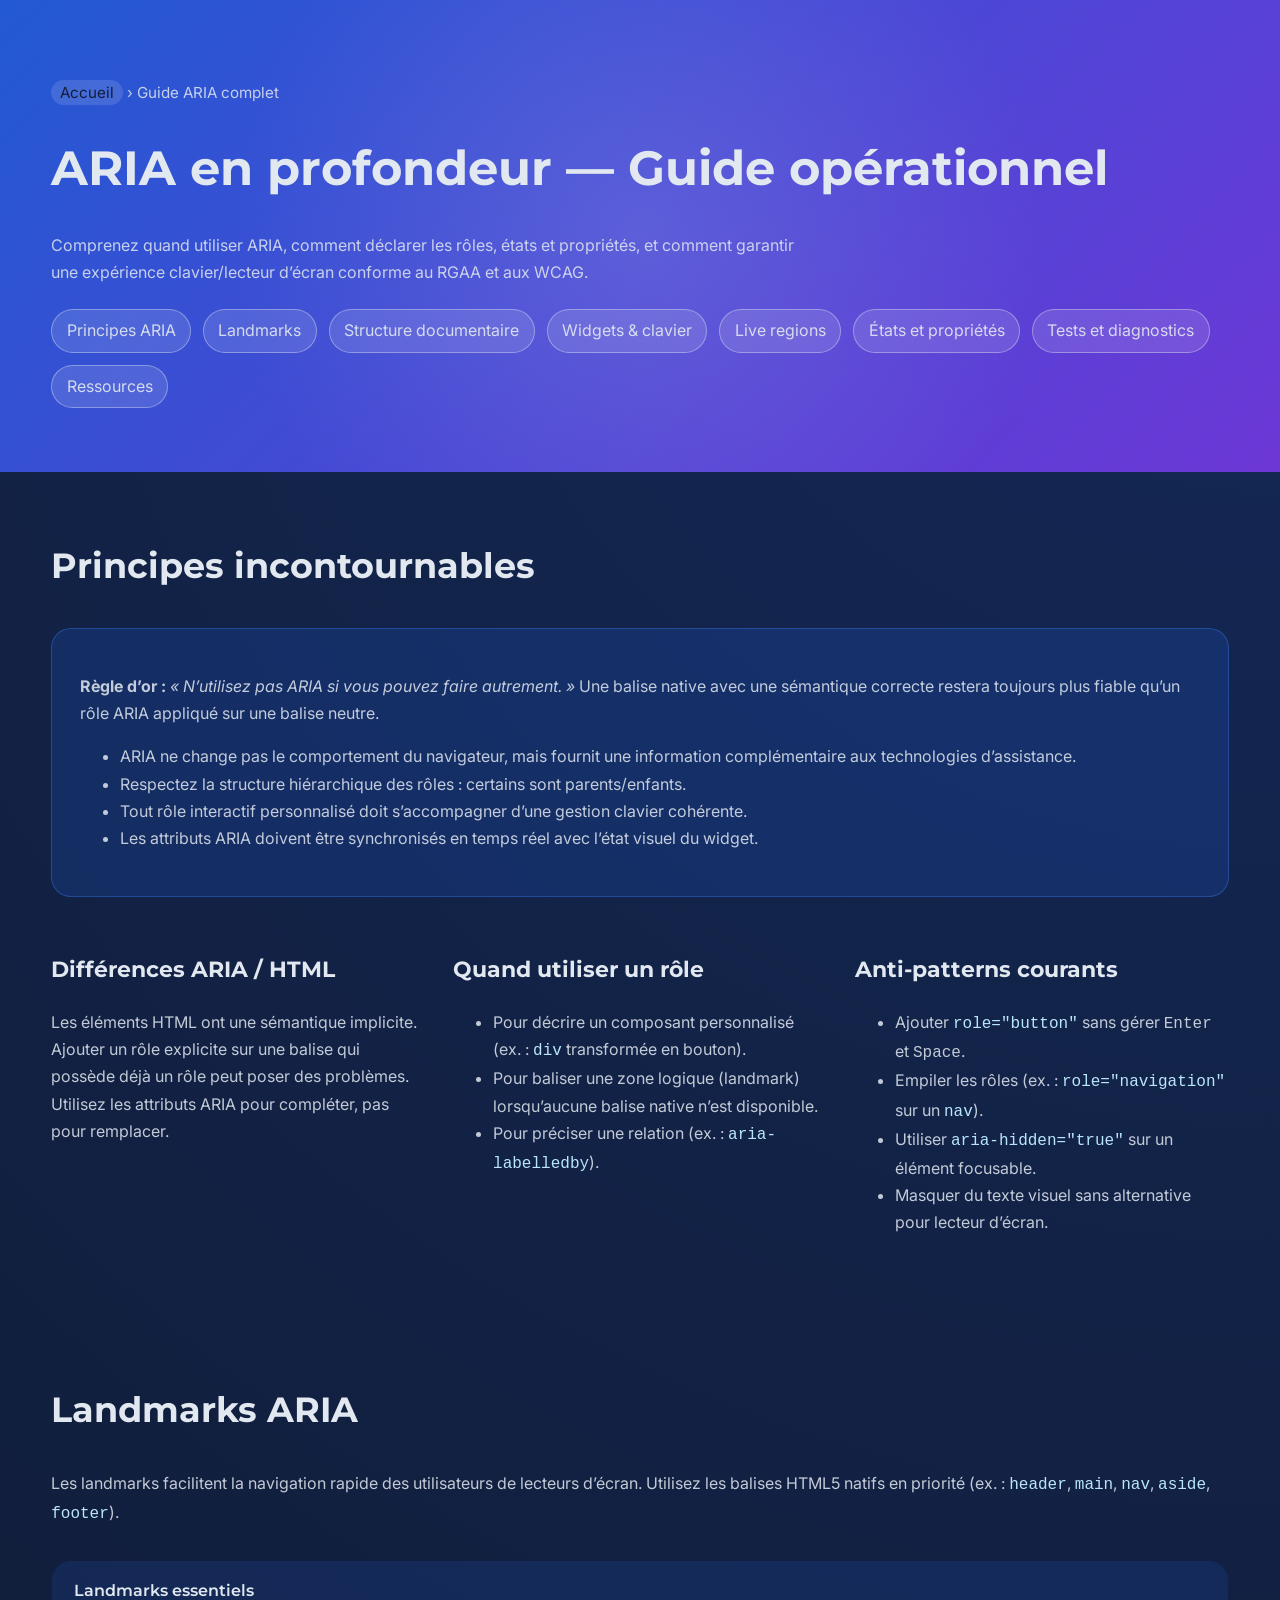
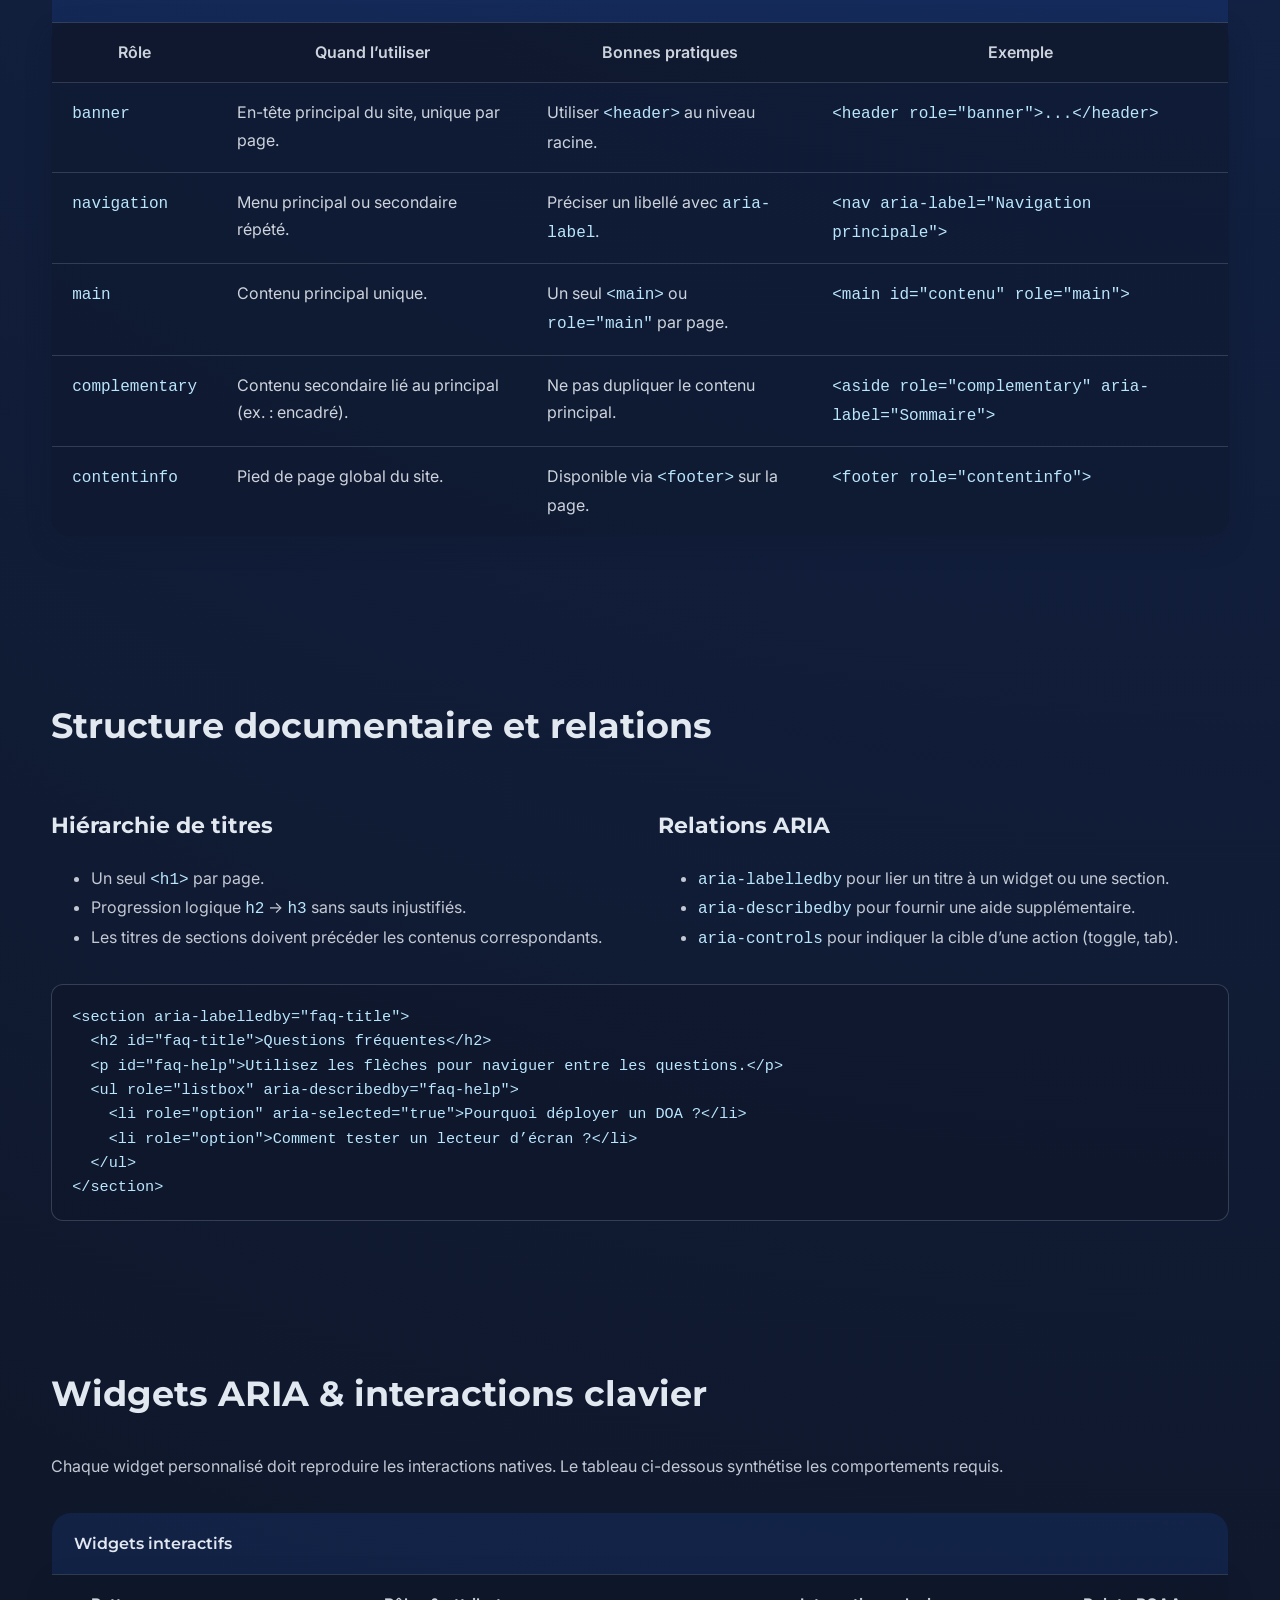
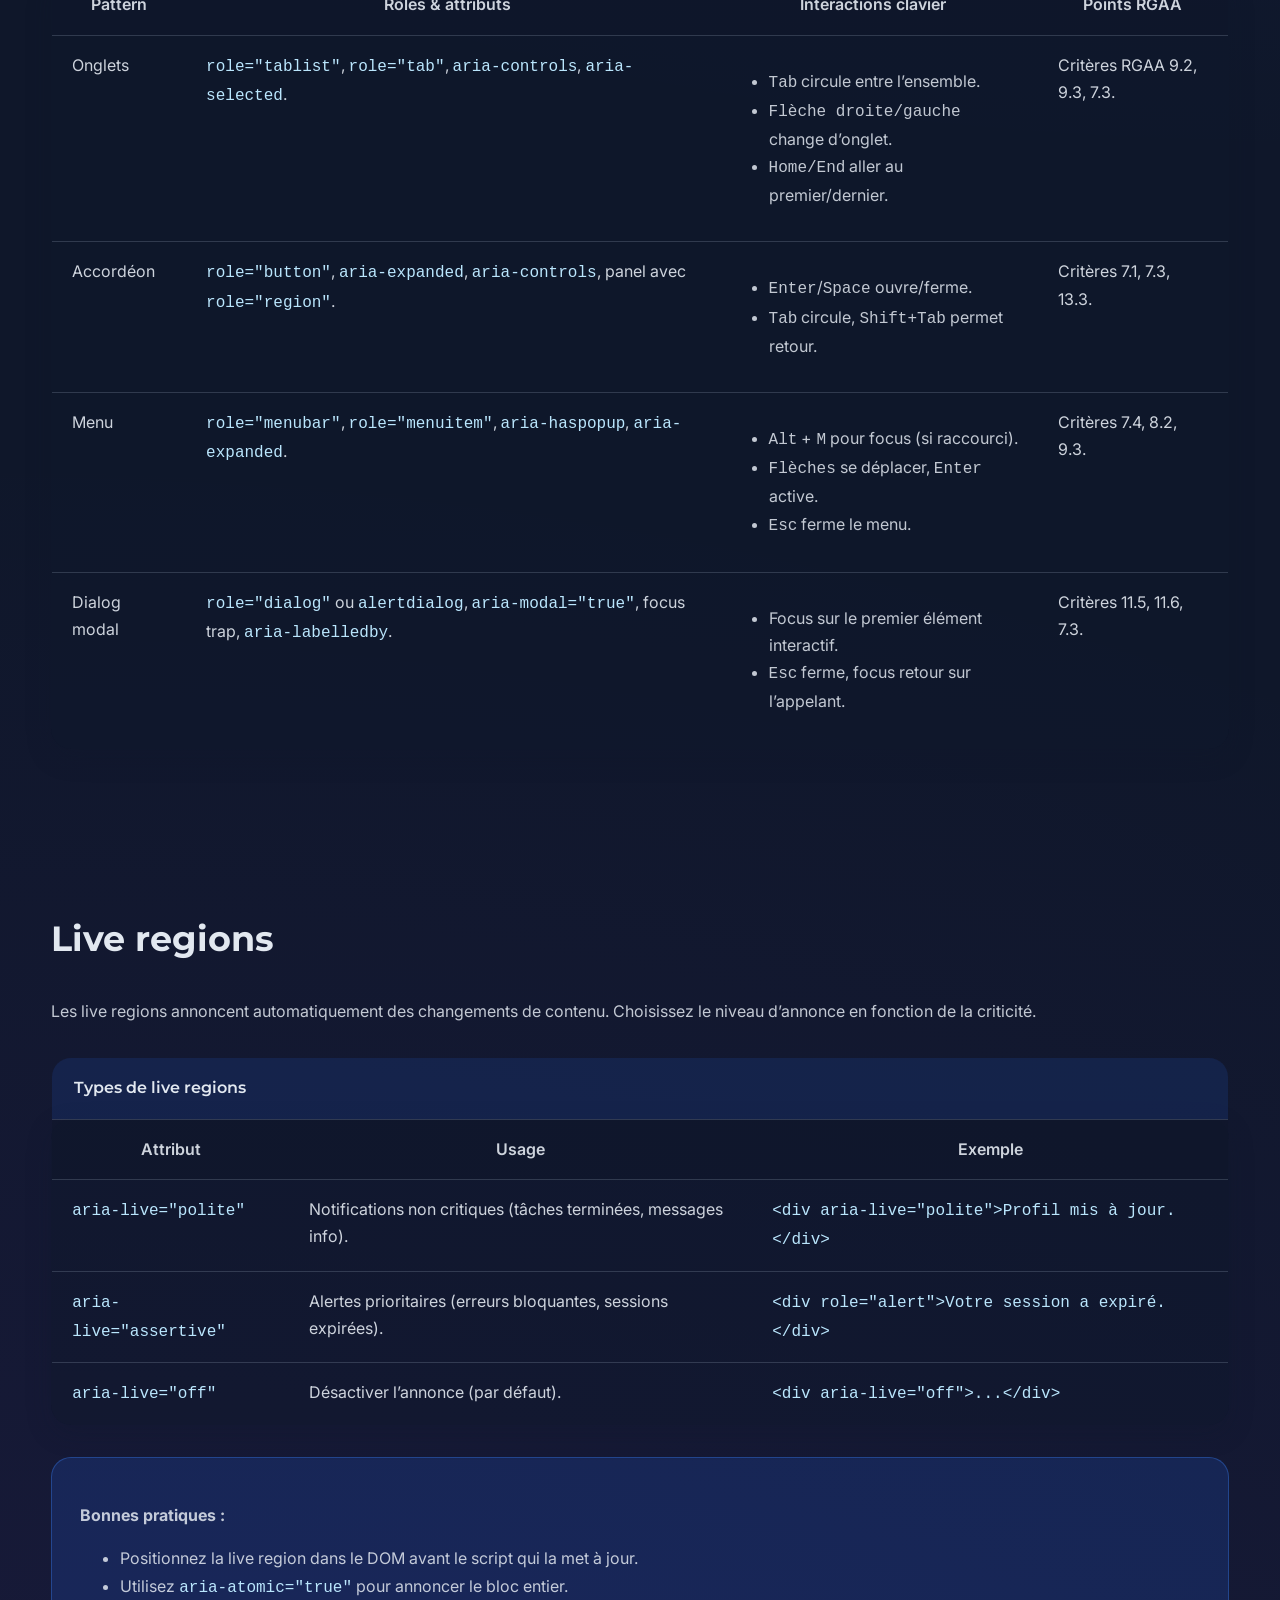
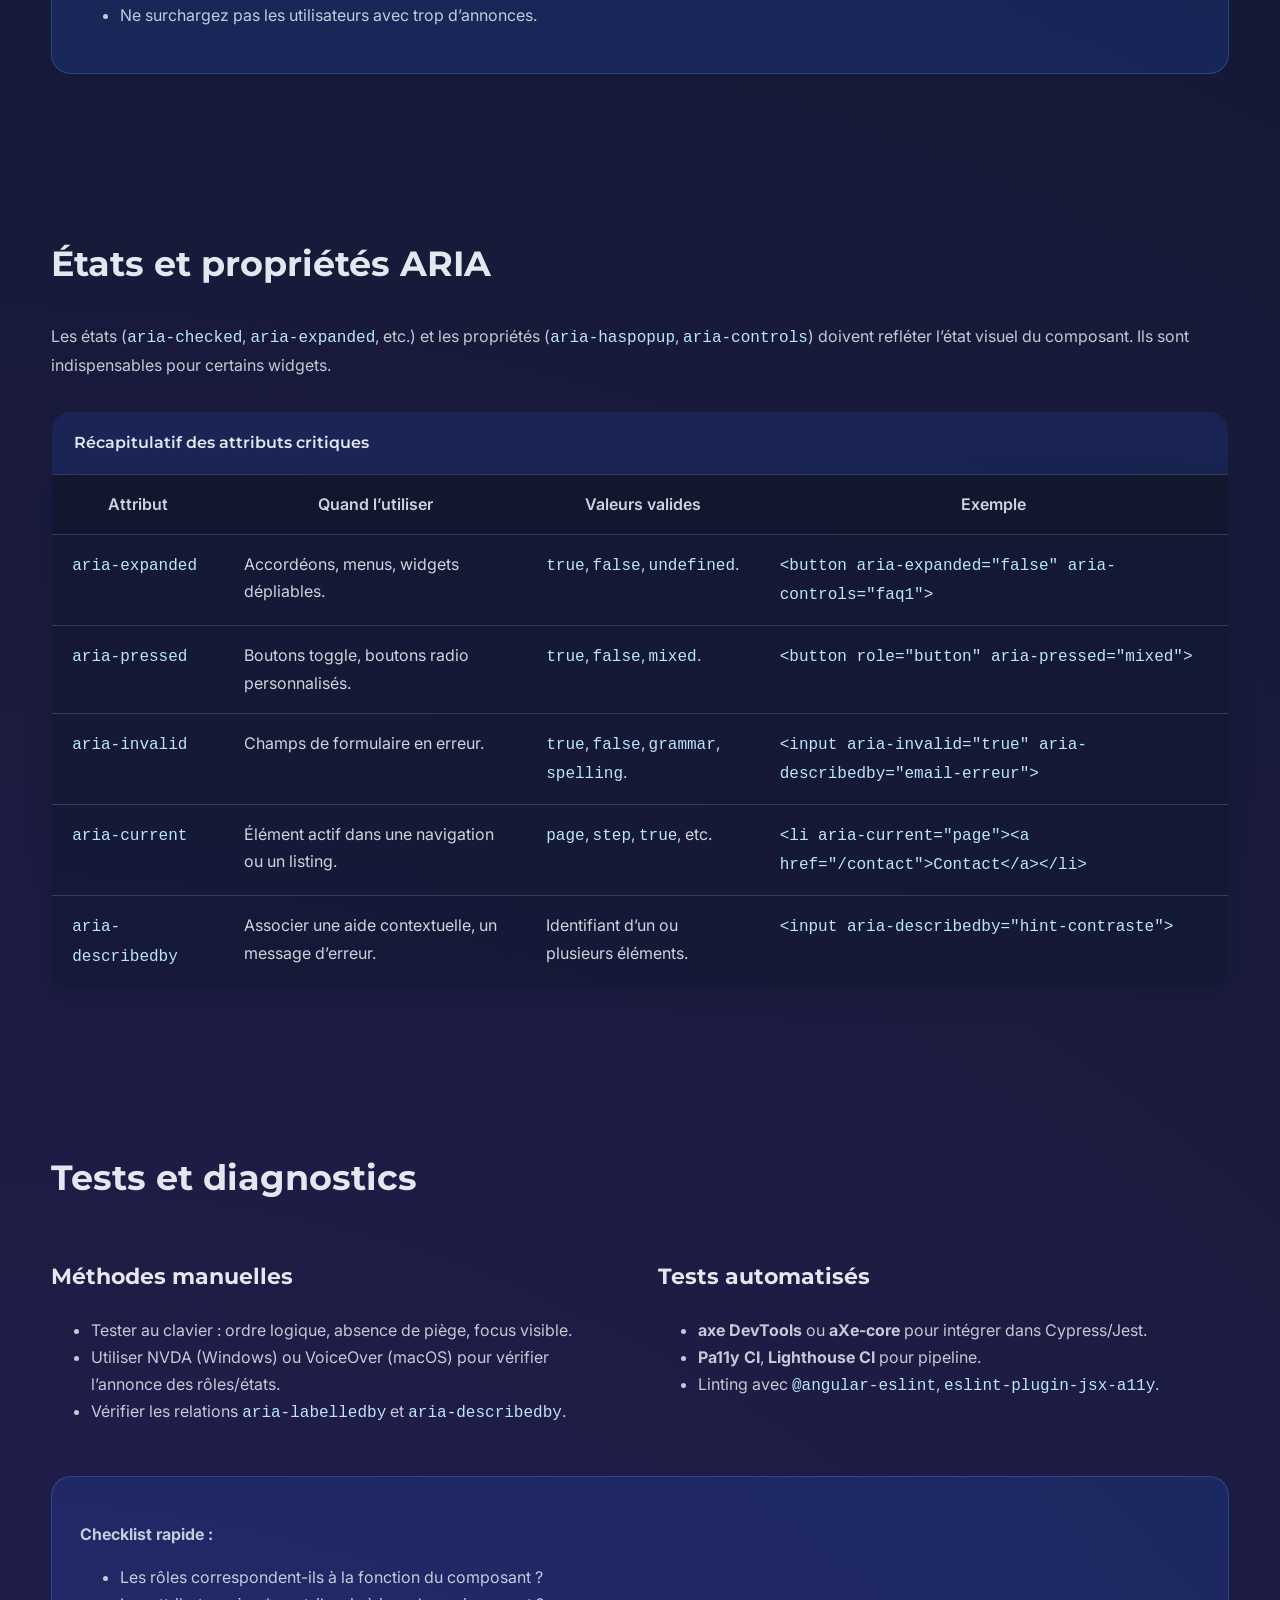
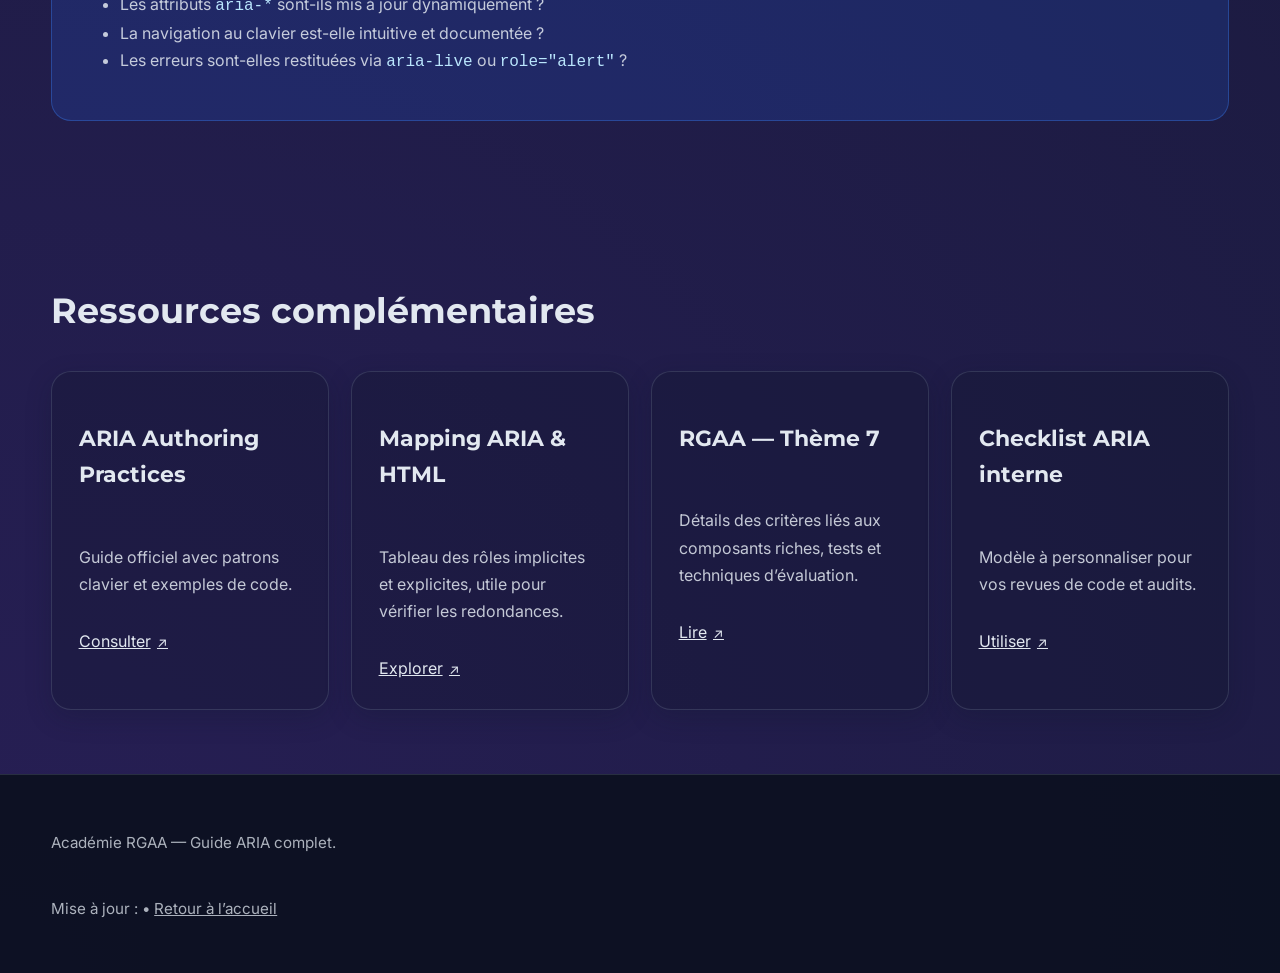
<file: cours-aria.html>
<!DOCTYPE html>
<html lang="fr">
  <head>
    <meta charset="UTF-8" />
    <meta name="viewport" content="width=device-width, initial-scale=1.0" />
    <title>Guide ARIA complet &mdash; Acad&eacute;mie RGAA</title>
    <link rel="stylesheet" href="styles.css" />
  </head>
  <body>
    <a class="skip-link" href="#contenu">Aller au contenu principal</a>
    <header class="sub-hero" role="banner">
      <div class="container sub-hero__content">
        <p class="sub-hero__breadcrumbs">
          <a href="index.html">Accueil</a> &rsaquo; Guide ARIA complet
        </p>
        <h1>ARIA en profondeur &mdash; Guide op&eacute;rationnel</h1>
        <p>
          Comprenez quand utiliser ARIA, comment d&eacute;clarer les r&ocirc;les, &eacute;tats et propri&eacute;t&eacute;s, et comment garantir une exp&eacute;rience clavier/lecteur d&rsquo;&eacute;cran conforme au RGAA et aux WCAG.
        </p>
        <nav class="sub-nav" aria-label="Navigation du guide">
          <ul>
            <li><a href="#principes">Principes ARIA</a></li>
            <li><a href="#landmarks">Landmarks</a></li>
            <li><a href="#structure">Structure documentaire</a></li>
            <li><a href="#widgets">Widgets &amp; clavier</a></li>
            <li><a href="#live">Live regions</a></li>
            <li><a href="#etats">&Eacute;tats et propri&eacute;t&eacute;s</a></li>
            <li><a href="#tests">Tests et diagnostics</a></li>
            <li><a href="#ressources">Ressources</a></li>
          </ul>
        </nav>
      </div>
    </header>

    <main id="contenu">
      <section id="principes" class="content-section">
        <div class="container">
          <h2>Principes incontournables</h2>
          <div class="guide-callout">
            <p><strong>R&egrave;gle d&rsquo;or&nbsp;:</strong> <em>&laquo;&nbsp;N&rsquo;utilisez pas ARIA si vous pouvez faire autrement.&nbsp;&raquo;</em> Une balise native avec une s&eacute;mantique correcte restera toujours plus fiable qu&rsquo;un r&ocirc;le ARIA appliqu&eacute; sur une balise neutre.</p>
            <ul>
              <li>ARIA ne change pas le comportement du navigateur, mais fournit une information compl&eacute;mentaire aux technologies d&rsquo;assistance.</li>
              <li>Respectez la structure hi&eacute;rarchique des r&ocirc;les&nbsp;: certains sont parents/enfants.</li>
              <li>Tout r&ocirc;le interactif personnalis&eacute; doit s&rsquo;accompagner d&rsquo;une gestion clavier coh&eacute;rente.</li>
              <li>Les attributs ARIA doivent &ecirc;tre synchronis&eacute;s en temps r&eacute;el avec l&rsquo;&eacute;tat visuel du widget.</li>
            </ul>
          </div>
          <div class="info-grid">
            <article>
              <h3>Diff&eacute;rences ARIA / HTML</h3>
              <p>Les &eacute;l&eacute;ments HTML ont une s&eacute;mantique implicite. Ajouter un r&ocirc;le explicite sur une balise qui poss&egrave;de d&eacute;j&agrave; un r&ocirc;le peut poser des probl&egrave;mes. Utilisez les attributs ARIA pour compl&eacute;ter, pas pour remplacer.</p>
            </article>
            <article>
              <h3>Quand utiliser un r&ocirc;le</h3>
              <ul>
                <li>Pour d&eacute;crire un composant personnalis&eacute; (ex.&nbsp;: <code>div</code> transform&eacute;e en bouton).</li>
                <li>Pour baliser une zone logique (landmark) lorsqu&rsquo;aucune balise native n&rsquo;est disponible.</li>
                <li>Pour pr&eacute;ciser une relation (ex.&nbsp;: <code>aria-labelledby</code>).</li>
              </ul>
            </article>
            <article>
              <h3>Anti-patterns courants</h3>
              <ul>
                <li>Ajouter <code>role="button"</code> sans g&eacute;rer <kbd>Enter</kbd> et <kbd>Space</kbd>.</li>
                <li>Empiler les r&ocirc;les (ex.&nbsp;: <code>role="navigation"</code> sur un <code>nav</code>).</li>
                <li>Utiliser <code>aria-hidden="true"</code> sur un &eacute;l&eacute;ment focusable.</li>
                <li>Masquer du texte visuel sans alternative pour lecteur d&rsquo;&eacute;cran.</li>
              </ul>
            </article>
          </div>
        </div>
      </section>

      <section id="landmarks" class="content-section">
        <div class="container">
          <h2>Landmarks ARIA</h2>
          <p>Les landmarks facilitent la navigation rapide des utilisateurs de lecteurs d&rsquo;&eacute;cran. Utilisez les balises HTML5 natifs en priorit&eacute; (ex.&nbsp;: <code>header</code>, <code>main</code>, <code>nav</code>, <code>aside</code>, <code>footer</code>).</p>
          <table>
            <caption>Landmarks essentiels</caption>
            <thead>
              <tr>
                <th scope="col">R&ocirc;le</th>
                <th scope="col">Quand l&rsquo;utiliser</th>
                <th scope="col">Bonnes pratiques</th>
                <th scope="col">Exemple</th>
              </tr>
            </thead>
            <tbody>
              <tr>
                <td><code>banner</code></td>
                <td>En-t&ecirc;te principal du site, unique par page.</td>
                <td>Utiliser <code>&lt;header&gt;</code> au niveau racine.</td>
                <td><code>&lt;header role="banner"&gt;...&lt;/header&gt;</code></td>
              </tr>
              <tr>
                <td><code>navigation</code></td>
                <td>Menu principal ou secondaire r&eacute;p&eacute;t&eacute;.</td>
                <td>Pr&eacute;ciser un libell&eacute; avec <code>aria-label</code>.</td>
                <td><code>&lt;nav aria-label="Navigation principale"&gt;</code></td>
              </tr>
              <tr>
                <td><code>main</code></td>
                <td>Contenu principal unique.</td>
                <td>Un seul <code>&lt;main&gt;</code> ou <code>role="main"</code> par page.</td>
                <td><code>&lt;main id="contenu" role="main"&gt;</code></td>
              </tr>
              <tr>
                <td><code>complementary</code></td>
                <td>Contenu secondaire li&eacute; au principal (ex.&nbsp;: encadr&eacute;).</td>
                <td>Ne pas dupliquer le contenu principal.</td>
                <td><code>&lt;aside role="complementary" aria-label="Sommaire"&gt;</code></td>
              </tr>
              <tr>
                <td><code>contentinfo</code></td>
                <td>Pied de page global du site.</td>
                <td>Disponible via <code>&lt;footer&gt;</code> sur la page.</td>
                <td><code>&lt;footer role="contentinfo"&gt;</code></td>
              </tr>
            </tbody>
          </table>
        </div>
      </section>

      <section id="structure" class="content-section">
        <div class="container">
          <h2>Structure documentaire et relations</h2>
          <div class="two-column">
            <article>
              <h3>Hi&eacute;rarchie de titres</h3>
              <ul>
                <li>Un seul <code>&lt;h1&gt;</code> par page.</li>
                <li>Progression logique <code>h2</code> &rarr; <code>h3</code> sans sauts injustifi&eacute;s.</li>
                <li>Les titres de sections doivent pr&eacute;c&eacute;der les contenus correspondants.</li>
              </ul>
            </article>
            <article>
              <h3>Relations ARIA</h3>
              <ul>
                <li><code>aria-labelledby</code> pour lier un titre &agrave; un widget ou une section.</li>
                <li><code>aria-describedby</code> pour fournir une aide suppl&eacute;mentaire.</li>
                <li><code>aria-controls</code> pour indiquer la cible d&rsquo;une action (toggle, tab).</li>
              </ul>
            </article>
          </div>
          <pre><code>&lt;section aria-labelledby=&quot;faq-title&quot;&gt;
  &lt;h2 id=&quot;faq-title&quot;&gt;Questions fr&eacute;quentes&lt;/h2&gt;
  &lt;p id=&quot;faq-help&quot;&gt;Utilisez les fl&egrave;ches pour naviguer entre les questions.&lt;/p&gt;
  &lt;ul role=&quot;listbox&quot; aria-describedby=&quot;faq-help&quot;&gt;
    &lt;li role=&quot;option&quot; aria-selected=&quot;true&quot;&gt;Pourquoi d&eacute;ployer un DOA ?&lt;/li&gt;
    &lt;li role=&quot;option&quot;&gt;Comment tester un lecteur d&rsquo;&eacute;cran ?&lt;/li&gt;
  &lt;/ul&gt;
&lt;/section&gt;</code></pre>
        </div>
      </section>

      <section id="widgets" class="content-section">
        <div class="container">
          <h2>Widgets ARIA &amp; interactions clavier</h2>
          <p>Chaque widget personnalis&eacute; doit reproduire les interactions natives. Le tableau ci-dessous synth&eacute;tise les comportements requis.</p>
          <table>
            <caption>Widgets interactifs</caption>
            <thead>
              <tr>
                <th scope="col">Pattern</th>
                <th scope="col">R&ocirc;les &amp; attributs</th>
                <th scope="col">Interactions clavier</th>
                <th scope="col">Points RGAA</th>
              </tr>
            </thead>
            <tbody>
              <tr>
                <td>Onglets</td>
                <td><code>role="tablist"</code>, <code>role="tab"</code>, <code>aria-controls</code>, <code>aria-selected</code>.</td>
                <td>
                  <ul>
                    <li><kbd>Tab</kbd> circule entre l&rsquo;ensemble.</li>
                    <li><kbd>Fl&egrave;che droite/gauche</kbd> change d&rsquo;onglet.</li>
                    <li><kbd>Home/End</kbd> aller au premier/dernier.</li>
                  </ul>
                </td>
                <td>Crit&egrave;res RGAA 9.2, 9.3, 7.3.</td>
              </tr>
              <tr>
                <td>Accord&eacute;on</td>
                <td><code>role="button"</code>, <code>aria-expanded</code>, <code>aria-controls</code>, panel avec <code>role="region"</code>.</td>
                <td>
                  <ul>
                    <li><kbd>Enter</kbd>/<kbd>Space</kbd> ouvre/ferme.</li>
                    <li><kbd>Tab</kbd> circule, <kbd>Shift+Tab</kbd> permet retour.</li>
                  </ul>
                </td>
                <td>Crit&egrave;res 7.1, 7.3, 13.3.</td>
              </tr>
              <tr>
                <td>Menu</td>
                <td><code>role="menubar"</code>, <code>role="menuitem"</code>, <code>aria-haspopup</code>, <code>aria-expanded</code>.</td>
                <td>
                  <ul>
                    <li><kbd>Alt</kbd> + <kbd>M</kbd> pour focus (si raccourci).</li>
                    <li><kbd>Fl&egrave;ches</kbd> se d&eacute;placer, <kbd>Enter</kbd> active.</li>
                    <li><kbd>Esc</kbd> ferme le menu.</li>
                  </ul>
                </td>
                <td>Crit&egrave;res 7.4, 8.2, 9.3.</td>
              </tr>
              <tr>
                <td>Dialog modal</td>
                <td><code>role="dialog"</code> ou <code>alertdialog</code>, <code>aria-modal="true"</code>, focus trap, <code>aria-labelledby</code>.</td>
                <td>
                  <ul>
                    <li>Focus sur le premier &eacute;l&eacute;ment interactif.</li>
                    <li><kbd>Esc</kbd> ferme, focus retour sur l&rsquo;appelant.</li>
                  </ul>
                </td>
                <td>Crit&egrave;res 11.5, 11.6, 7.3.</td>
              </tr>
            </tbody>
          </table>
        </div>
      </section>

      <section id="live" class="content-section">
        <div class="container">
          <h2>Live regions</h2>
          <p>Les live regions annoncent automatiquement des changements de contenu. Choisissez le niveau d&rsquo;annonce en fonction de la criticit&eacute;.</p>
          <table>
            <caption>Types de live regions</caption>
            <thead>
              <tr>
                <th scope="col">Attribut</th>
                <th scope="col">Usage</th>
                <th scope="col">Exemple</th>
              </tr>
            </thead>
            <tbody>
              <tr>
                <td><code>aria-live="polite"</code></td>
                <td>Notifications non critiques (t&acirc;ches termin&eacute;es, messages info).</td>
                <td><code>&lt;div aria-live="polite"&gt;Profil mis &agrave; jour.&lt;/div&gt;</code></td>
              </tr>
              <tr>
                <td><code>aria-live="assertive"</code></td>
                <td>Alertes prioritaires (erreurs bloquantes, sessions expir&eacute;es).</td>
                <td><code>&lt;div role="alert"&gt;Votre session a expir&eacute;.&lt;/div&gt;</code></td>
              </tr>
              <tr>
                <td><code>aria-live="off"</code></td>
                <td>D&eacute;sactiver l&rsquo;annonce (par d&eacute;faut).</td>
                <td><code>&lt;div aria-live="off"&gt;...&lt;/div&gt;</code></td>
              </tr>
            </tbody>
          </table>
          <div class="guide-callout">
            <p><strong>Bonnes pratiques :</strong></p>
            <ul>
              <li>Positionnez la live region dans le DOM avant le script qui la met &agrave; jour.</li>
              <li>Utilisez <code>aria-atomic="true"</code> pour annoncer le bloc entier.</li>
              <li>Ne surchargez pas les utilisateurs avec trop d&rsquo;annonces.</li>
            </ul>
          </div>
        </div>
      </section>

      <section id="etats" class="content-section">
        <div class="container">
          <h2>&Eacute;tats et propri&eacute;t&eacute;s ARIA</h2>
          <p>Les &eacute;tats (<code>aria-checked</code>, <code>aria-expanded</code>, etc.) et les propri&eacute;t&eacute;s (<code>aria-haspopup</code>, <code>aria-controls</code>) doivent refl&eacute;ter l&rsquo;&eacute;tat visuel du composant. Ils sont indispensables pour certains widgets.</p>
          <table>
            <caption>R&eacute;capitulatif des attributs critiques</caption>
            <thead>
              <tr>
                <th scope="col">Attribut</th>
                <th scope="col">Quand l&rsquo;utiliser</th>
                <th scope="col">Valeurs valides</th>
                <th scope="col">Exemple</th>
              </tr>
            </thead>
            <tbody>
              <tr>
                <td><code>aria-expanded</code></td>
                <td>Accord&eacute;ons, menus, widgets d&eacute;pliables.</td>
                <td><code>true</code>, <code>false</code>, <code>undefined</code>.</td>
                <td><code>&lt;button aria-expanded="false" aria-controls="faq1"&gt;</code></td>
              </tr>
              <tr>
                <td><code>aria-pressed</code></td>
                <td>Boutons toggle, boutons radio personnalis&eacute;s.</td>
                <td><code>true</code>, <code>false</code>, <code>mixed</code>.</td>
                <td><code>&lt;button role="button" aria-pressed="mixed"&gt;</code></td>
              </tr>
              <tr>
                <td><code>aria-invalid</code></td>
                <td>Champs de formulaire en erreur.</td>
                <td><code>true</code>, <code>false</code>, <code>grammar</code>, <code>spelling</code>.</td>
                <td><code>&lt;input aria-invalid="true" aria-describedby="email-erreur"&gt;</code></td>
              </tr>
              <tr>
                <td><code>aria-current</code></td>
                <td>&Eacute;l&eacute;ment actif dans une navigation ou un listing.</td>
                <td><code>page</code>, <code>step</code>, <code>true</code>, etc.</td>
                <td><code>&lt;li aria-current="page"&gt;&lt;a href="/contact"&gt;Contact&lt;/a&gt;&lt;/li&gt;</code></td>
              </tr>
              <tr>
                <td><code>aria-describedby</code></td>
                <td>Associer une aide contextuelle, un message d&rsquo;erreur.</td>
                <td>Identifiant d&rsquo;un ou plusieurs &eacute;l&eacute;ments.</td>
                <td><code>&lt;input aria-describedby="hint-contraste"&gt;</code></td>
              </tr>
            </tbody>
          </table>
        </div>
      </section>

      <section id="tests" class="content-section">
        <div class="container">
          <h2>Tests et diagnostics</h2>
          <div class="two-column">
            <article>
              <h3>M&eacute;thodes manuelles</h3>
              <ul>
                <li>Tester au clavier&nbsp;: ordre logique, absence de pi&egrave;ge, focus visible.</li>
                <li>Utiliser NVDA (Windows) ou VoiceOver (macOS) pour v&eacute;rifier l&rsquo;annonce des r&ocirc;les/&eacute;tats.</li>
                <li>V&eacute;rifier les relations <code>aria-labelledby</code> et <code>aria-describedby</code>.</li>
              </ul>
            </article>
            <article>
              <h3>Tests automatis&eacute;s</h3>
              <ul>
                <li><strong>axe DevTools</strong> ou <strong>aXe-core</strong> pour int&eacute;grer dans Cypress/Jest.</li>
                <li><strong>Pa11y CI</strong>, <strong>Lighthouse CI</strong> pour pipeline.</li>
                <li>Linting avec <code>@angular-eslint</code>, <code>eslint-plugin-jsx-a11y</code>.</li>
              </ul>
            </article>
          </div>
          <div class="guide-callout">
            <p><strong>Checklist rapide :</strong></p>
            <ul>
              <li>Les r&ocirc;les correspondent-ils &agrave; la fonction du composant&nbsp;?</li>
              <li>Les attributs <code>aria-*</code> sont-ils mis &agrave; jour dynamiquement&nbsp;?</li>
              <li>La navigation au clavier est-elle intuitive et document&eacute;e&nbsp;?</li>
              <li>Les erreurs sont-elles restitu&eacute;es via <code>aria-live</code> ou <code>role="alert"</code>&nbsp;?</li>
            </ul>
          </div>
        </div>
      </section>

      <section id="ressources" class="content-section">
        <div class="container">
          <h2>Ressources compl&eacute;mentaires</h2>
          <div class="resource-grid">
            <article class="resource-card">
              <h3>ARIA Authoring Practices</h3>
              <p>Guide officiel avec patrons clavier et exemples de code.</p>
              <a href="https://www.w3.org/WAI/ARIA/apg/" rel="noreferrer" target="_blank">Consulter</a>
            </article>
            <article class="resource-card">
              <h3>Mapping ARIA &amp; HTML</h3>
              <p>Tableau des r&ocirc;les implicites et explicites, utile pour v&eacute;rifier les redondances.</p>
              <a href="https://www.w3.org/TR/html-aria/" rel="noreferrer" target="_blank">Explorer</a>
            </article>
            <article class="resource-card">
              <h3>RGAA &mdash; Th&egrave;me 7</h3>
              <p>D&eacute;tails des crit&egrave;res li&eacute;s aux composants riches, tests et techniques d&rsquo;&eacute;valuation.</p>
              <a href="https://accessibilite.numerique.gouv.fr/" rel="noreferrer" target="_blank">Lire</a>
            </article>
            <article class="resource-card">
              <h3>Checklist ARIA interne</h3>
              <p>Mod&egrave;le &agrave; personnaliser pour vos revues de code et audits.</p>
              <a href="laboratoire.html">Utiliser</a>
            </article>
          </div>
        </div>
      </section>
    </main>

    <footer class="footer" role="contentinfo">
      <div class="container footer__content">
        <p>Acad&eacute;mie RGAA &mdash; Guide ARIA complet.</p>
        <p>Mise &agrave; jour : <span id="last-update"></span> &bull; <a href="index.html">Retour &agrave; l&rsquo;accueil</a></p>
      </div>
    </footer>

    <script src="app.js" defer></script>
  </body>
</html>
</file>
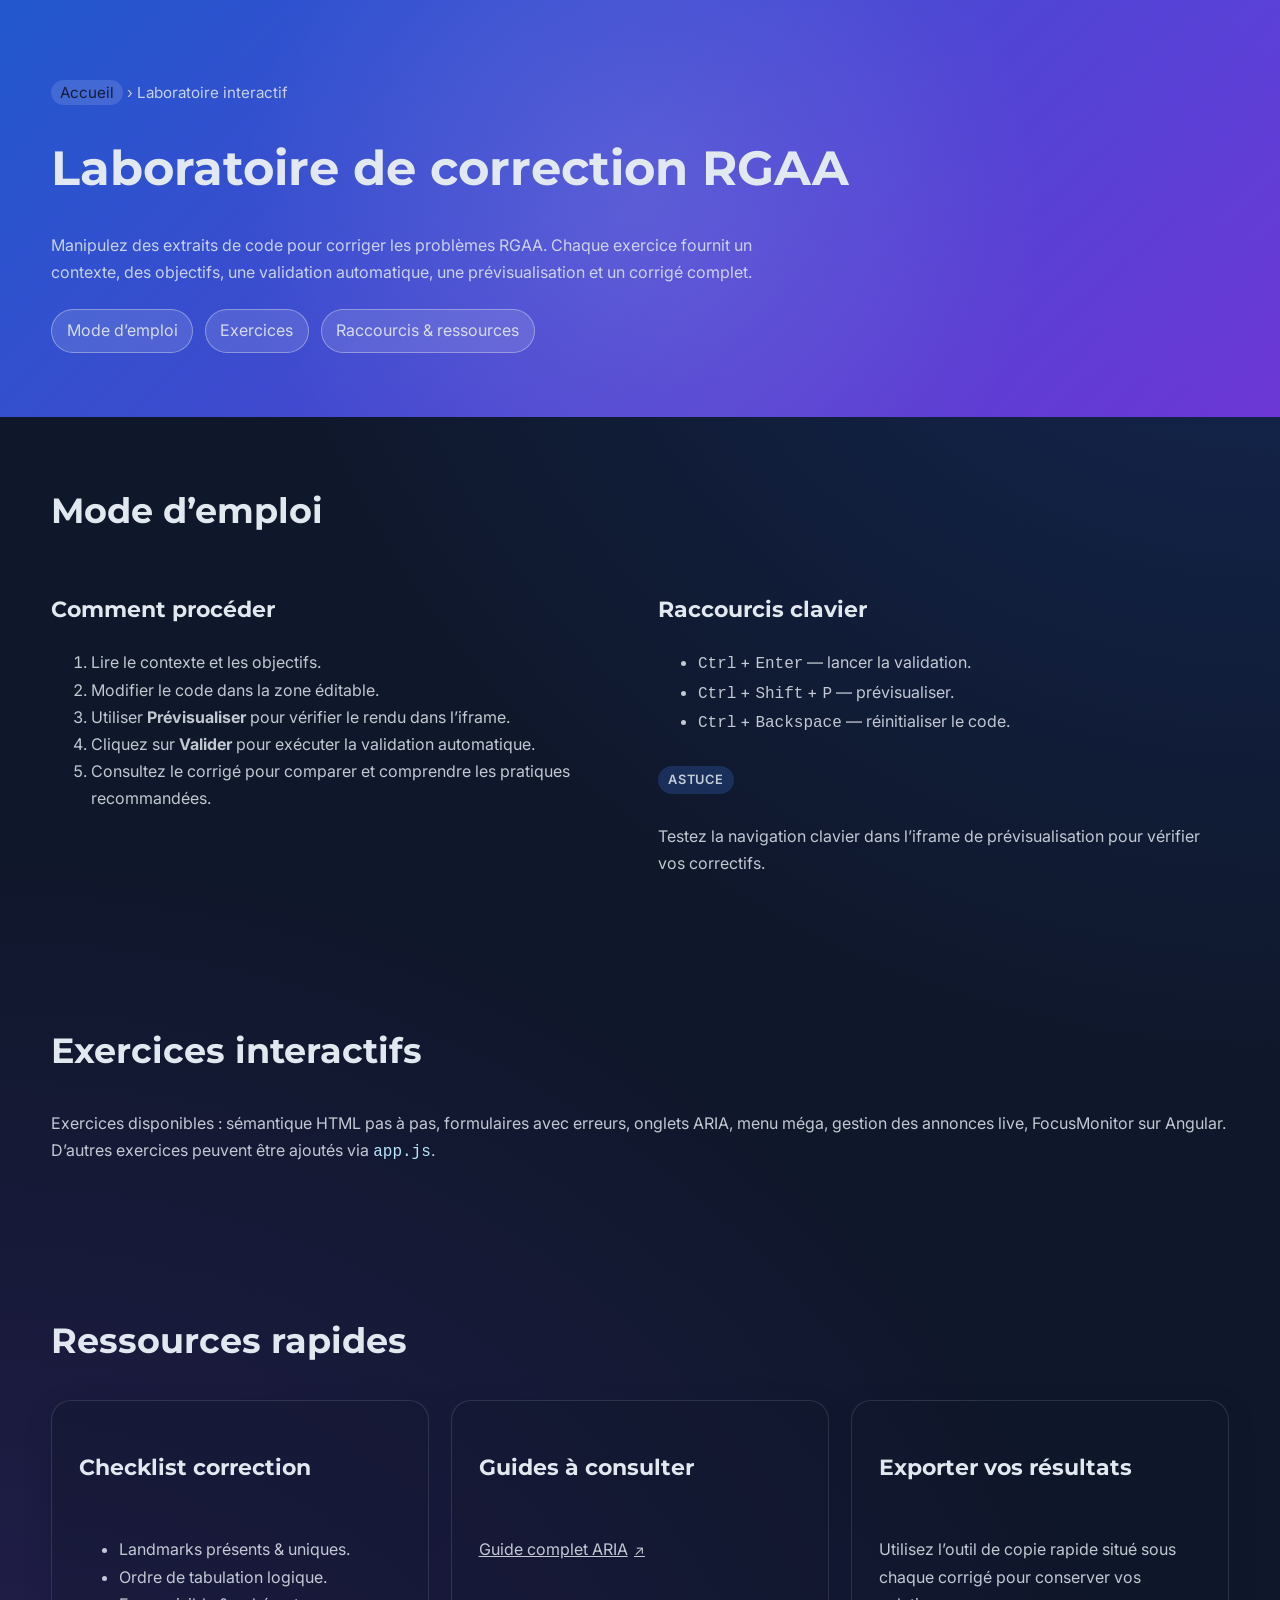
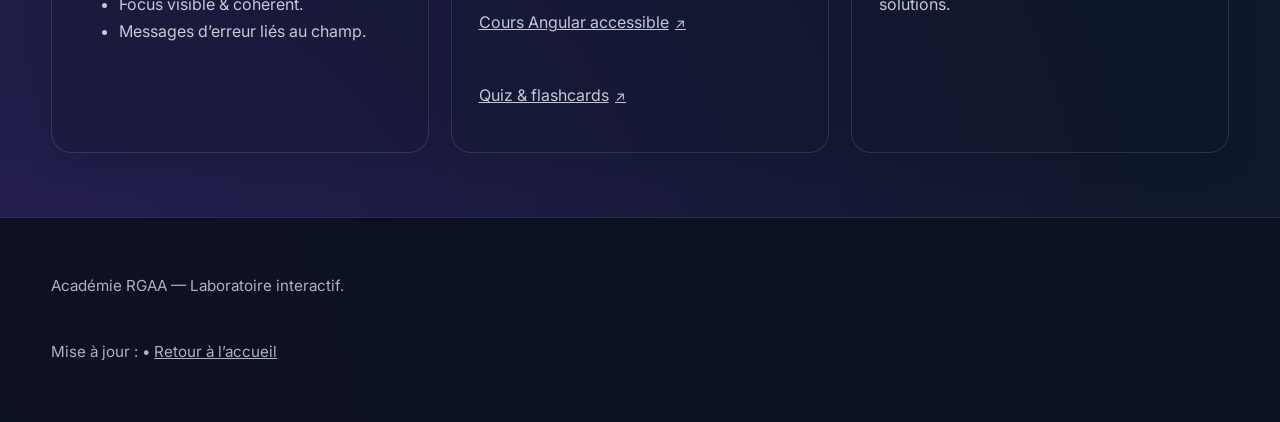
<file: laboratoire.html>
<!DOCTYPE html>
<html lang="fr">
  <head>
    <meta charset="UTF-8" />
    <meta name="viewport" content="width=device-width, initial-scale=1.0" />
    <title>Laboratoire interactif &mdash; Acad&eacute;mie RGAA</title>
    <link rel="stylesheet" href="styles.css" />
  </head>
  <body>
    <a class="skip-link" href="#contenu">Aller au contenu principal</a>
    <header class="sub-hero" role="banner">
      <div class="container sub-hero__content">
        <p class="sub-hero__breadcrumbs">
          <a href="index.html">Accueil</a> &rsaquo; Laboratoire interactif
        </p>
        <h1>Laboratoire de correction RGAA</h1>
        <p>
          Manipulez des extraits de code pour corriger les probl&egrave;mes RGAA. Chaque exercice fournit un contexte, des objectifs, une validation automatique, une pr&eacute;visualisation et un corrig&eacute; complet.
        </p>
        <nav class="sub-nav" aria-label="Navigation du laboratoire">
          <ul>
            <li><a href="#mode-emploi">Mode d&rsquo;emploi</a></li>
            <li><a href="#exercices">Exercices</a></li>
            <li><a href="#ressources">Raccourcis &amp; ressources</a></li>
          </ul>
        </nav>
      </div>
    </header>

    <main id="contenu">
      <section id="mode-emploi" class="content-section">
        <div class="container">
          <h2>Mode d&rsquo;emploi</h2>
          <div class="two-column">
            <article>
              <h3>Comment proc&eacute;der</h3>
              <ol>
                <li>Lire le contexte et les objectifs.</li>
                <li>Modifier le code dans la zone &eacute;ditable.</li>
                <li>Utiliser <strong>Pr&eacute;visualiser</strong> pour v&eacute;rifier le rendu dans l&rsquo;iframe.</li>
                <li>Cliquez sur <strong>Valider</strong> pour ex&eacute;cuter la validation automatique.</li>
                <li>Consultez le corrig&eacute; pour comparer et comprendre les pratiques recommand&eacute;es.</li>
              </ol>
            </article>
            <article>
              <h3>Raccourcis clavier</h3>
              <ul>
                <li><kbd>Ctrl</kbd> + <kbd>Enter</kbd> &mdash; lancer la validation.</li>
                <li><kbd>Ctrl</kbd> + <kbd>Shift</kbd> + <kbd>P</kbd> &mdash; pr&eacute;visualiser.</li>
                <li><kbd>Ctrl</kbd> + <kbd>Backspace</kbd> &mdash; r&eacute;initialiser le code.</li>
              </ul>
              <p class="tag">Astuce</p>
              <p>Testez la navigation clavier dans l&rsquo;iframe de pr&eacute;visualisation pour v&eacute;rifier vos correctifs.</p>
            </article>
          </div>
        </div>
      </section>

      <section id="exercices" class="content-section">
        <div class="container">
          <h2>Exercices interactifs</h2>
          <p>
            Exercices disponibles&nbsp;: s&eacute;mantique HTML pas &agrave; pas, formulaires avec erreurs, onglets ARIA, menu m&eacute;ga, gestion des annonces live, FocusMonitor sur Angular. D&rsquo;autres exercices peuvent &ecirc;tre ajout&eacute;s via <code>app.js</code>.
          </p>
          <div id="exercises-container" class="exercise-list"></div>
        </div>
      </section>

      <section id="ressources" class="content-section">
        <div class="container">
          <h2>Ressources rapides</h2>
          <div class="resource-grid">
            <article class="resource-card">
              <h3>Checklist correction</h3>
              <ul>
                <li>Landmarks pr&eacute;sents &amp; uniques.</li>
                <li>Ordre de tabulation logique.</li>
                <li>Focus visible &amp; coh&eacute;rent.</li>
                <li>Messages d&rsquo;erreur li&eacute;s au champ.</li>
              </ul>
            </article>
            <article class="resource-card">
              <h3>Guides &agrave; consulter</h3>
              <p><a href="cours-aria.html">Guide complet ARIA</a></p>
              <p><a href="cours-angular.html">Cours Angular accessible</a></p>
              <p><a href="quiz.html">Quiz &amp; flashcards</a></p>
            </article>
            <article class="resource-card">
              <h3>Exporter vos r&eacute;sultats</h3>
              <p>Utilisez l&rsquo;outil de copie rapide situ&eacute; sous chaque corrig&eacute; pour conserver vos solutions.</p>
            </article>
          </div>
        </div>
      </section>
    </main>

    <footer class="footer" role="contentinfo">
      <div class="container footer__content">
        <p>Acad&eacute;mie RGAA &mdash; Laboratoire interactif.</p>
        <p>Mise &agrave; jour : <span id="last-update"></span> &bull; <a href="index.html">Retour &agrave; l&rsquo;accueil</a></p>
      </div>
    </footer>

    <script src="app.js" defer></script>
  </body>
</html>
</file>
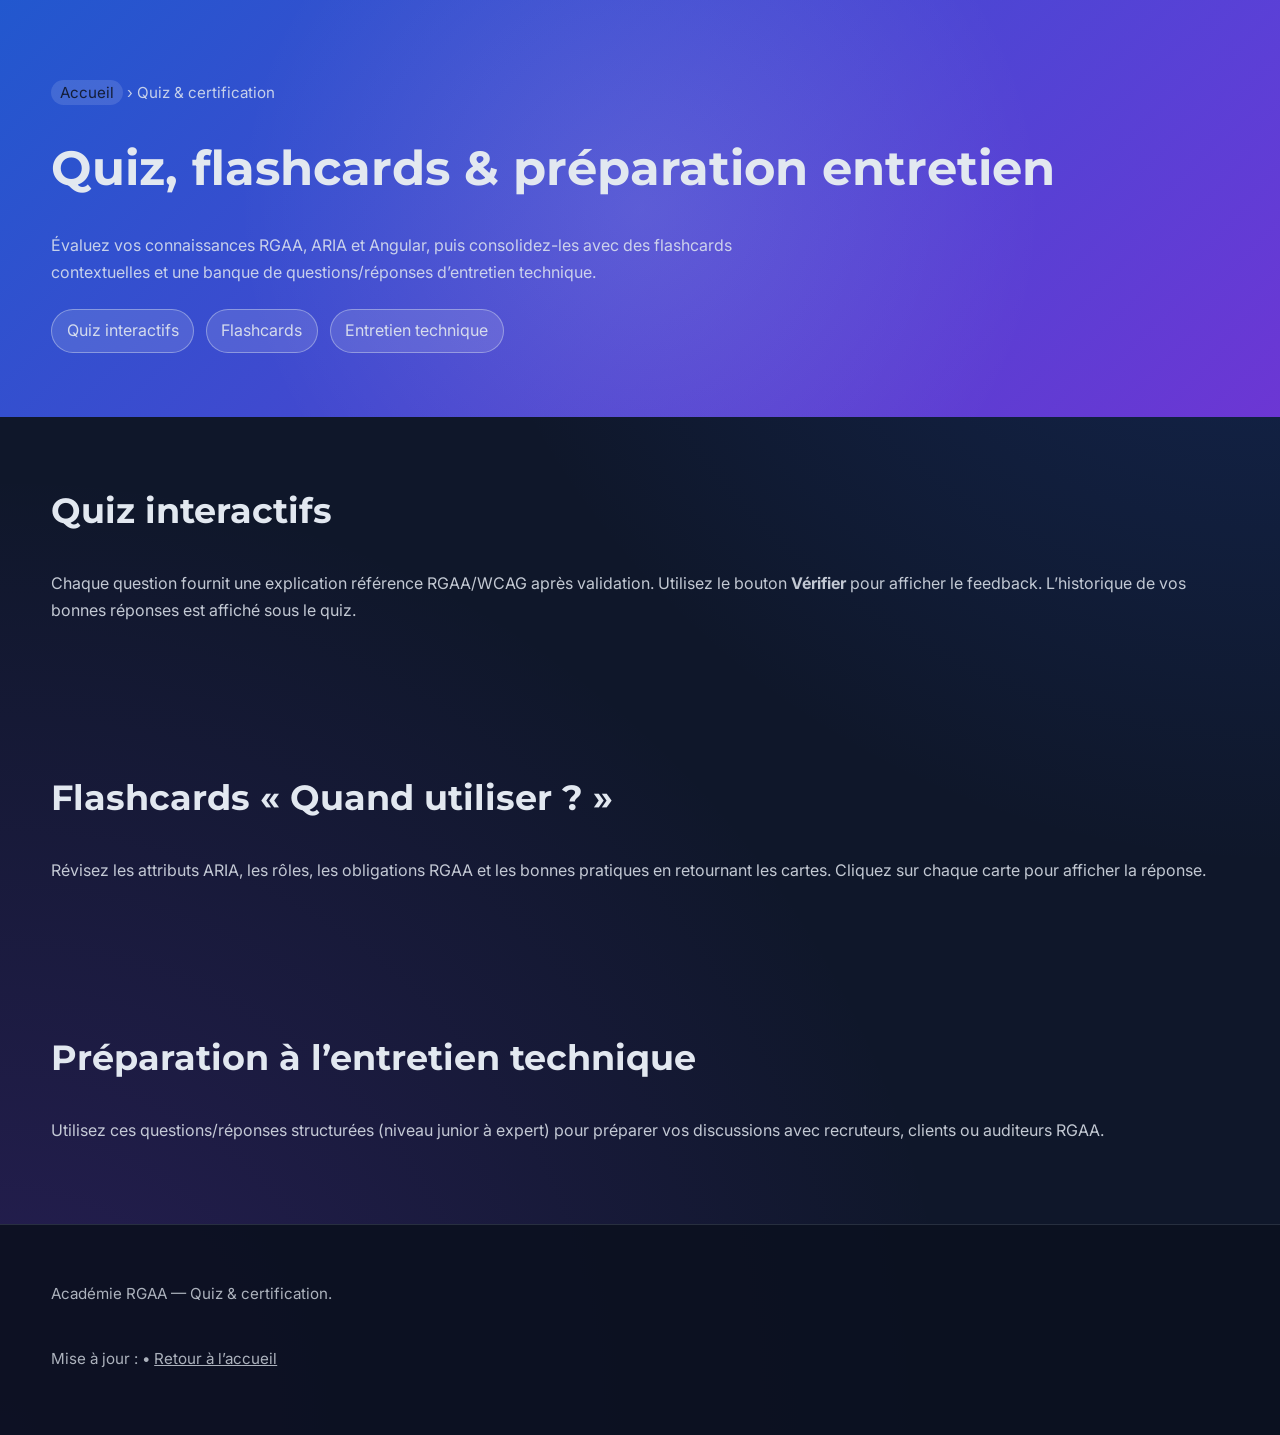
<file: quiz.html>
<!DOCTYPE html>
<html lang="fr">
  <head>
    <meta charset="UTF-8" />
    <meta name="viewport" content="width=device-width, initial-scale=1.0" />
    <title>Quiz &amp; certification &mdash; Acad&eacute;mie RGAA</title>
    <link rel="stylesheet" href="styles.css" />
  </head>
  <body>
    <a class="skip-link" href="#contenu">Aller au contenu principal</a>
    <header class="sub-hero" role="banner">
      <div class="container sub-hero__content">
        <p class="sub-hero__breadcrumbs">
          <a href="index.html">Accueil</a> &rsaquo; Quiz &amp; certification
        </p>
        <h1>Quiz, flashcards &amp; pr&eacute;paration entretien</h1>
        <p>
          &Eacute;valuez vos connaissances RGAA, ARIA et Angular, puis consolidez-les avec des flashcards contextuelles et une banque de questions/r&eacute;ponses d&rsquo;entretien technique.
        </p>
        <nav class="sub-nav" aria-label="Navigation des quiz">
          <ul>
            <li><a href="#quiz">Quiz interactifs</a></li>
            <li><a href="#flashcards">Flashcards</a></li>
            <li><a href="#entretien">Entretien technique</a></li>
          </ul>
        </nav>
      </div>
    </header>

    <main id="contenu">
      <section id="quiz" class="content-section">
        <div class="container">
          <h2>Quiz interactifs</h2>
          <p>
            Chaque question fournit une explication r&eacute;f&eacute;rence RGAA/WCAG apr&egrave;s validation. Utilisez le bouton <strong>V&eacute;rifier</strong> pour afficher le feedback. L&rsquo;historique de vos bonnes r&eacute;ponses est affich&eacute; sous le quiz.
          </p>
          <div id="quiz-container" class="quiz-list"></div>
        </div>
      </section>

      <section id="flashcards" class="content-section">
        <div class="container">
          <h2>Flashcards &laquo;&nbsp;Quand utiliser&nbsp;?&nbsp;&raquo;</h2>
          <p>
            R&eacute;visez les attributs ARIA, les r&ocirc;les, les obligations RGAA et les bonnes pratiques en retournant les cartes. Cliquez sur chaque carte pour afficher la r&eacute;ponse.
          </p>
          <div id="flashcards-list" class="flashcards"></div>
        </div>
      </section>

      <section id="entretien" class="content-section">
        <div class="container">
          <h2>Pr&eacute;paration &agrave; l&rsquo;entretien technique</h2>
          <p>
            Utilisez ces questions/r&eacute;ponses structur&eacute;es (niveau junior &agrave; expert) pour pr&eacute;parer vos discussions avec recruteurs, clients ou auditeurs RGAA.
          </p>
          <div id="interview-qa" class="qa-grid"></div>
        </div>
      </section>
    </main>

    <footer class="footer" role="contentinfo">
      <div class="container footer__content">
        <p>Acad&eacute;mie RGAA &mdash; Quiz &amp; certification.</p>
        <p>Mise &agrave; jour : <span id="last-update"></span> &bull; <a href="index.html">Retour &agrave; l&rsquo;accueil</a></p>
      </div>
    </footer>

    <script src="app.js" defer></script>
  </body>
</html>
</file>
<file: styles.css>
@import url("https://fonts.googleapis.com/css2?family=Inter:wght@400;500;600;700&family=Montserrat:wght@600;700&display=swap");

:root {
  --font-base: "Inter", system-ui, -apple-system, Segoe UI, sans-serif;
  --font-heading: "Montserrat", "Inter", sans-serif;
  --color-bg: #0f172a;
  --color-surface: #111c36;
  --color-panel: #1e293b;
  --color-hero-from: #2563eb;
  --color-hero-to: #7c3aed;
  --color-primary: #f97316;
  --color-primary-dark: #ea580c;
  --color-text: #e2e8f0;
  --color-muted: #94a3b8;
  --color-border: rgba(148, 163, 184, 0.3);
  --color-highlight: rgba(59, 130, 246, 0.1);
  --shadow-lg: 0 25px 80px rgba(15, 23, 42, 0.45);
  --shadow-md: 0 14px 40px rgba(15, 23, 42, 0.35);
  --shadow-sm: 0 8px 24px rgba(15, 23, 42, 0.25);
  --radius-lg: 32px;
  --radius-md: 20px;
  --radius-sm: 12px;
  --radius-pill: 999px;
  --max-width: 1200px;
}

* {
  box-sizing: border-box;
}

html {
  font-size: 16px;
  scroll-behavior: smooth;
}

body {
  margin: 0;
  font-family: var(--font-base);
  color: var(--color-text);
  background: radial-gradient(circle at top right, rgba(37, 99, 235, 0.24), transparent 45%),
    radial-gradient(circle at bottom left, rgba(124, 58, 237, 0.22), transparent 50%),
    var(--color-bg);
  line-height: 1.7;
}

a {
  color: inherit;
}

a:hover,
a:focus-visible {
  color: #f8fafc;
}

.skip-link {
  position: absolute;
  top: -100px;
  left: 50%;
  transform: translateX(-50%);
  padding: 0.75rem 1.5rem;
  background: var(--color-primary);
  color: #0f172a;
  border-radius: var(--radius-pill);
  font-weight: 600;
  z-index: 1000;
  transition: top 0.2s ease;
}

.skip-link:focus {
  top: 16px;
}

.container {
  width: min(92%, var(--max-width));
  margin: 0 auto;
}

.hero {
  position: relative;
  overflow: hidden;
  padding: clamp(5rem, 10vw, 7rem) 0 clamp(4rem, 8vw, 5rem);
}

.hero__overlay {
  position: absolute;
  inset: 0;
  background: linear-gradient(135deg, rgba(37, 99, 235, 0.85), rgba(124, 58, 237, 0.8));
  filter: blur(0px);
  opacity: 0.95;
  z-index: 0;
}

.hero::after {
  content: "";
  position: absolute;
  inset: 0;
  background: radial-gradient(circle at top, rgba(248, 250, 252, 0.12), transparent 55%);
  mix-blend-mode: screen;
  pointer-events: none;
}

.hero__layout {
  position: relative;
  z-index: 1;
  display: flex;
  flex-direction: column;
  gap: 1.75rem;
  text-align: left;
}

.hero__badge {
  display: inline-flex;
  align-items: center;
  gap: 0.4rem;
  padding: 0.35rem 1rem;
  border-radius: var(--radius-pill);
  background: rgba(15, 23, 42, 0.22);
  border: 1px solid rgba(226, 232, 240, 0.35);
  font-size: 0.85rem;
  letter-spacing: 0.04em;
  text-transform: uppercase;
}

.hero__title {
  font-family: var(--font-heading);
  font-size: clamp(2.4rem, 5vw, 3.6rem);
  line-height: 1.1;
  margin: 0;
}

.hero__lead {
  max-width: 65ch;
  color: rgba(241, 245, 249, 0.85);
  font-size: clamp(1.05rem, 2vw, 1.25rem);
}

.hero__actions {
  display: flex;
  flex-wrap: wrap;
  gap: 1rem;
}

.hero__nav ul {
  list-style: none;
  padding: 0;
  margin: 2rem 0 0;
  display: flex;
  flex-wrap: wrap;
  gap: 0.65rem;
}

.hero__nav a {
  display: inline-flex;
  align-items: center;
  padding: 0.55rem 1.05rem;
  border-radius: var(--radius-pill);
  background: rgba(15, 23, 42, 0.22);
  border: 1px solid rgba(226, 232, 240, 0.35);
  color: rgba(226, 232, 240, 0.88);
  text-decoration: none;
  font-weight: 500;
  transition: transform 0.2s ease, border-color 0.2s ease, background 0.2s ease;
}

.hero__nav a:hover,
.hero__nav a:focus-visible {
  transform: translateY(-2px);
  border-color: #fff;
  background: rgba(15, 23, 42, 0.35);
}

.btn {
  display: inline-flex;
  align-items: center;
  justify-content: center;
  gap: 0.5rem;
  font-weight: 600;
  border-radius: var(--radius-pill);
  text-decoration: none;
  padding: 0.75rem 1.5rem;
  transition: transform 0.2s ease, box-shadow 0.2s ease;
}

.btn--primary {
  background: var(--color-primary);
  color: #0f172a;
  box-shadow: var(--shadow-md);
}

.btn--primary:hover,
.btn--primary:focus-visible {
  background: var(--color-primary-dark);
  transform: translateY(-1px);
}

.btn--ghost {
  border: 1px solid rgba(226, 232, 240, 0.35);
  color: #f8fafc;
  background: transparent;
}

.btn--surface {
  border: 1px solid rgba(226, 232, 240, 0.16);
  background: rgba(15, 23, 42, 0.18);
  color: #f1f5f9;
}

.btn--surface:hover,
.btn--surface:focus-visible,
.btn--ghost:hover,
.btn--ghost:focus-visible {
  transform: translateY(-1px);
  border-color: rgba(255, 255, 255, 0.8);
}

.section {
  padding: clamp(3.5rem, 8vw, 5rem) 0;
}

.section--light {
  background: rgba(15, 23, 42, 0.28);
}

.section--accent {
  background: linear-gradient(135deg, rgba(15, 23, 42, 0.85), rgba(30, 64, 175, 0.7));
}

.section--deep {
  background: linear-gradient(135deg, #0b1120, #0f172a 60%, rgba(37, 99, 235, 0.35));
}

.section__header {
  max-width: 70ch;
  margin-bottom: clamp(2rem, 4vw, 2.75rem);
}

.section__header h2 {
  font-family: var(--font-heading);
  font-size: clamp(1.9rem, 3.8vw, 2.4rem);
  margin-bottom: 0.75rem;
}

.section__header p {
  color: var(--color-muted);
  margin: 0;
}

.section__header--on-dark p {
  color: rgba(226, 232, 240, 0.78);
}

.pillars {
  display: grid;
  gap: 1.5rem;
  margin: 0;
  padding: 0;
  list-style: none;
}

.pillars__item {
  background: rgba(15, 23, 42, 0.25);
  border: 1px solid rgba(148, 163, 184, 0.22);
  border-radius: var(--radius-md);
  padding: 1.75rem;
  box-shadow: var(--shadow-sm);
}

.cards {
  display: grid;
  grid-template-columns: repeat(auto-fit, minmax(220px, 1fr));
  gap: 1.75rem;
}

.card {
  background: rgba(15, 23, 42, 0.25);
  border: 1px solid rgba(148, 163, 184, 0.2);
  border-radius: var(--radius-md);
  padding: 2rem;
  display: flex;
  flex-direction: column;
  gap: 1.25rem;
  box-shadow: var(--shadow-sm);
}

.card h3 {
  margin: 0;
  font-family: var(--font-heading);
}

.feature-grid {
  display: grid;
  gap: 1.4rem;
  grid-template-columns: repeat(auto-fit, minmax(240px, 1fr));
}

.feature {
  background: rgba(15, 23, 42, 0.25);
  border: 1px solid rgba(148, 163, 184, 0.18);
  border-radius: var(--radius-md);
  padding: 1.6rem;
  box-shadow: var(--shadow-sm);
}

.feature h3 {
  margin-top: 0;
  font-family: var(--font-heading);
  font-size: 1.25rem;
}

.support-grid {
  display: grid;
  grid-template-columns: repeat(auto-fit, minmax(220px, 1fr));
  gap: 1.5rem;
}

.support {
  background: rgba(15, 23, 42, 0.32);
  border: 1px solid rgba(148, 163, 184, 0.22);
  border-radius: var(--radius-md);
  padding: 1.75rem;
}

.footer {
  padding: 2.5rem 0 3rem;
  background: rgba(11, 17, 32, 0.92);
  border-top: 1px solid rgba(148, 163, 184, 0.2);
}

.footer__content {
  display: flex;
  flex-direction: column;
  gap: 0.6rem;
  font-size: 0.95rem;
  color: rgba(226, 232, 240, 0.75);
}

/* Sub pages */

.sub-hero {
  position: relative;
  overflow: hidden;
  padding: clamp(4rem, 8vw, 5rem) 0 clamp(3rem, 6vw, 4rem);
  background: linear-gradient(135deg, rgba(37, 99, 235, 0.85), rgba(124, 58, 237, 0.85));
}

.sub-hero::after {
  content: "";
  position: absolute;
  inset: 0;
  background: radial-gradient(circle at center, rgba(248, 250, 252, 0.12), transparent 60%);
  pointer-events: none;
}

.sub-hero__content {
  position: relative;
  z-index: 1;
  display: flex;
  flex-direction: column;
  gap: 1.4rem;
}

.sub-hero__breadcrumbs {
  margin: 0;
  color: rgba(226, 232, 240, 0.78);
  font-size: 0.95rem;
}

.sub-hero a {
  color: rgba(15, 23, 42, 0.92);
  background: rgba(248, 250, 252, 0.12);
  padding: 0.2rem 0.55rem;
  border-radius: var(--radius-pill);
  text-decoration: none;
}

.sub-hero h1 {
  font-family: var(--font-heading);
  font-size: clamp(2.2rem, 4.5vw, 3rem);
  margin: 0;
}

.sub-hero p {
  color: rgba(226, 232, 240, 0.84);
  margin: 0;
  max-width: 75ch;
}

.sub-nav ul {
  list-style: none;
  display: flex;
  flex-wrap: wrap;
  gap: 0.75rem;
  padding: 0;
  margin: 0;
}

.sub-nav a {
  display: inline-flex;
  align-items: center;
  padding: 0.45rem 0.9rem;
  border: 1px solid rgba(226, 232, 240, 0.4);
  border-radius: var(--radius-pill);
  text-decoration: none;
  color: rgba(226, 232, 240, 0.9);
}

.sub-nav a:hover,
.sub-nav a:focus-visible {
  border-color: #fff;
  color: #fff;
}

.content-section {
  padding: clamp(3rem, 6vw, 4rem) 0;
}

.content-section h2 {
  font-family: var(--font-heading);
  font-size: clamp(1.8rem, 3.2vw, 2.2rem);
  margin-top: 0;
}

.content-section h3 {
  font-family: var(--font-heading);
  font-size: 1.35rem;
}

.content-section p,
.content-section li {
  color: rgba(226, 232, 240, 0.85);
}

.guide-callout {
  background: rgba(37, 99, 235, 0.18);
  border: 1px solid rgba(59, 130, 246, 0.35);
  border-radius: var(--radius-md);
  padding: 1.75rem;
  margin: 2rem 0;
}

.info-grid {
  display: grid;
  gap: 1.75rem;
  grid-template-columns: repeat(auto-fit, minmax(240px, 1fr));
}

table {
  width: 100%;
  border-collapse: collapse;
  background: rgba(15, 23, 42, 0.45);
  border-radius: var(--radius-md);
  overflow: hidden;
  margin: 2rem 0;
  border: 1px solid rgba(148, 163, 184, 0.25);
  box-shadow: var(--shadow-sm);
}

table caption {
  padding: 1.1rem 1.4rem;
  font-family: var(--font-heading);
  font-weight: 600;
  text-align: left;
  background: rgba(37, 99, 235, 0.14);
}

table th,
table td {
  padding: 1rem 1.25rem;
  border-bottom: 1px solid rgba(148, 163, 184, 0.25);
  vertical-align: top;
  color: rgba(226, 232, 240, 0.9);
}

table th {
  background: rgba(15, 23, 42, 0.55);
  font-weight: 600;
}

table tr:last-child td {
  border-bottom: none;
}

.resource-grid {
  display: grid;
  gap: 1.4rem;
  grid-template-columns: repeat(auto-fit, minmax(220px, 1fr));
}

.resource-card {
  background: rgba(15, 23, 42, 0.28);
  border: 1px solid rgba(148, 163, 184, 0.2);
  border-radius: var(--radius-md);
  padding: 1.65rem;
  display: flex;
  flex-direction: column;
  gap: 0.85rem;
  box-shadow: var(--shadow-sm);
}

.resource-card a::after {
  content: "\2197";
  margin-left: 0.4rem;
  font-size: 0.85em;
}

.exercise {
  background: rgba(15, 23, 42, 0.32);
  border: 1px solid rgba(148, 163, 184, 0.22);
  border-radius: var(--radius-md);
  padding: 1.75rem;
  display: grid;
  gap: 1.5rem;
  box-shadow: var(--shadow-sm);
}

.exercise__meta {
  display: flex;
  flex-wrap: wrap;
  gap: 0.5rem;
  color: rgba(248, 250, 252, 0.75);
  font-size: 0.95rem;
}

.exercise textarea {
  width: 100%;
  min-height: 220px;
  background: rgba(15, 23, 42, 0.5);
  border: 1px solid rgba(148, 163, 184, 0.32);
  border-radius: var(--radius-sm);
  color: #f8fafc;
  padding: 1rem;
  font-family: "Fira Code", "SFMono-Regular", Menlo, Monaco, Consolas, "Liberation Mono", "Courier New", monospace;
  font-size: 0.95rem;
}

.exercise button {
  font-family: inherit;
  font-weight: 600;
  border-radius: var(--radius-pill);
  border: none;
  padding: 0.65rem 1.3rem;
  cursor: pointer;
  transition: transform 0.2s ease;
}

.exercise button:hover,
.exercise button:focus-visible {
  transform: translateY(-1px);
}

.exercise button[data-action="validate"] {
  background: var(--color-primary);
  color: #0f172a;
}

.exercise button[data-action="preview"] {
  background: rgba(59, 130, 246, 0.25);
  color: #dbeafe;
}

.exercise button[data-action="reset"],
.exercise button[data-action="solution"] {
  background: rgba(15, 23, 42, 0.5);
  color: rgba(226, 232, 240, 0.85);
  border: 1px solid rgba(148, 163, 184, 0.32);
}

.exercise-list {
  display: grid;
  gap: 1.75rem;
}

.exercise__actions {
  display: flex;
  flex-wrap: wrap;
  gap: 0.75rem;
}

.exercise__feedback {
  border-radius: var(--radius-sm);
  padding: 1rem 1.2rem;
  background: rgba(59, 130, 246, 0.15);
  border: 1px solid rgba(59, 130, 246, 0.35);
  display: none;
}

.exercise__feedback[data-state="success"] {
  background: rgba(34, 197, 94, 0.18);
  border-color: rgba(34, 197, 94, 0.4);
}

.exercise__preview {
  border: 1px solid rgba(148, 163, 184, 0.22);
  border-radius: var(--radius-sm);
  overflow: hidden;
  min-height: 240px;
}

.exercise iframe {
  width: 100%;
  height: 280px;
  border: none;
  background: #fff;
}

.exercise-steps {
  margin: 1.2rem 0;
  padding-left: 1.5rem;
  color: rgba(226, 232, 240, 0.85);
  display: grid;
  gap: 0.65rem;
}

.exercise-steps li {
  list-style: decimal;
}

.quiz-block {
  background: rgba(15, 23, 42, 0.32);
  border: 1px solid rgba(148, 163, 184, 0.22);
  border-radius: var(--radius-md);
  padding: 1.75rem;
  display: grid;
  gap: 1.25rem;
}

.quiz-list {
  display: grid;
  gap: 1.75rem;
}

.quiz-block h3 {
  margin: 0;
  font-family: var(--font-heading);
}

.quiz-options {
  display: grid;
  gap: 0.75rem;
}

.quiz-options label {
  display: flex;
  align-items: center;
  gap: 0.75rem;
  background: rgba(15, 23, 42, 0.45);
  border: 1px solid rgba(148, 163, 184, 0.25);
  border-radius: var(--radius-pill);
  padding: 0.65rem 1rem;
}

.quiz-feedback {
  display: none;
  border-radius: var(--radius-sm);
  padding: 1rem;
  border: 1px solid rgba(59, 130, 246, 0.35);
  background: rgba(59, 130, 246, 0.18);
}

.quiz-feedback[data-state="success"] {
  border-color: rgba(34, 197, 94, 0.4);
  background: rgba(34, 197, 94, 0.18);
}

.flashcard {
  background: rgba(15, 23, 42, 0.32);
  border: 1px solid rgba(148, 163, 184, 0.22);
  border-radius: var(--radius-md);
  padding: 1.75rem;
  box-shadow: var(--shadow-sm);
  display: grid;
  gap: 0.9rem;
}

.flashcards {
  display: grid;
  gap: 1.25rem;
}

.flashcard__label {
  font-weight: 600;
  color: rgba(226, 232, 240, 0.85);
}

.qa-grid {
  display: grid;
  gap: 1.5rem;
}

.qa-item {
  background: rgba(15, 23, 42, 0.32);
  border: 1px solid rgba(148, 163, 184, 0.22);
  border-radius: var(--radius-md);
  padding: 1.75rem;
}

.qa-item h3 {
  margin-top: 0;
  font-family: var(--font-heading);
}

.tag {
  display: inline-flex;
  align-items: center;
  padding: 0.2rem 0.65rem;
  border-radius: var(--radius-pill);
  background: rgba(59, 130, 246, 0.22);
  color: #dbeafe;
  font-size: 0.8rem;
  font-weight: 600;
  text-transform: uppercase;
  letter-spacing: 0.05em;
}

.two-column {
  display: grid;
  gap: 2.25rem;
  grid-template-columns: repeat(auto-fit, minmax(280px, 1fr));
}

pre {
  overflow-x: auto;
  background: rgba(15, 23, 42, 0.55);
  border: 1px solid rgba(148, 163, 184, 0.28);
  border-radius: var(--radius-sm);
  padding: 1.25rem;
  font-size: 0.95rem;
  line-height: 1.6;
}

code {
  font-family: "Fira Code", "SFMono-Regular", Menlo, Monaco, Consolas, "Liberation Mono", "Courier New", monospace;
  color: #bae6fd;
}

.visually-hidden {
  position: absolute;
  width: 1px;
  height: 1px;
  padding: 0;
  margin: -1px;
  overflow: hidden;
  clip: rect(0, 0, 0, 0);
  white-space: nowrap;
  border: 0;
}

.focus-ring {
  outline: 2px solid rgba(59, 130, 246, 0.75);
  outline-offset: 2px;
}

@media (max-width: 768px) {
  .hero__actions {
    flex-direction: column;
    align-items: flex-start;
  }

  .hero__nav ul {
    gap: 0.5rem;
  }

  .hero__nav a {
    font-size: 0.9rem;
  }

  .pillars__item,
  .card,
  .feature,
  .support {
    padding: 1.4rem;
  }
}

@media (prefers-reduced-motion: reduce) {
  * {
    animation-duration: 0.01ms !important;
    animation-iteration-count: 1 !important;
    transition-duration: 0.01ms !important;
    scroll-behavior: auto !important;
  }
}
</file>
